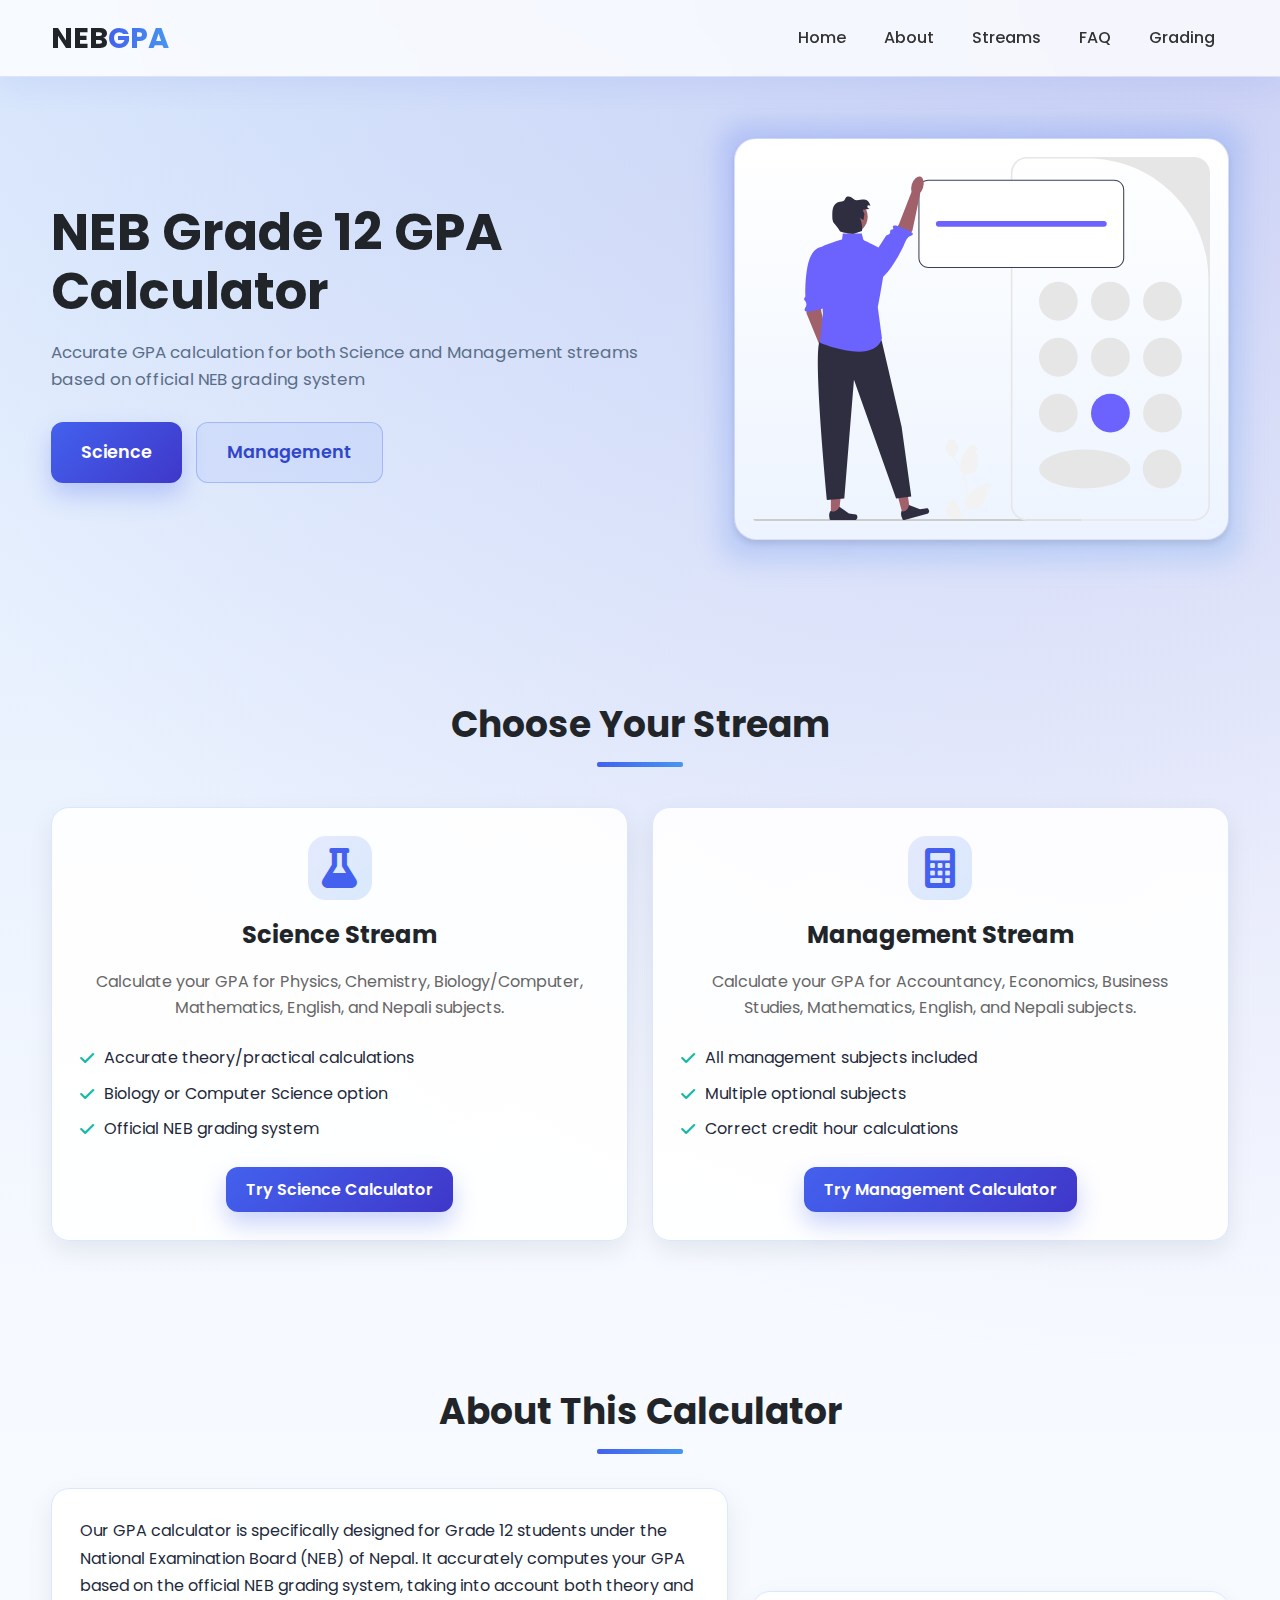
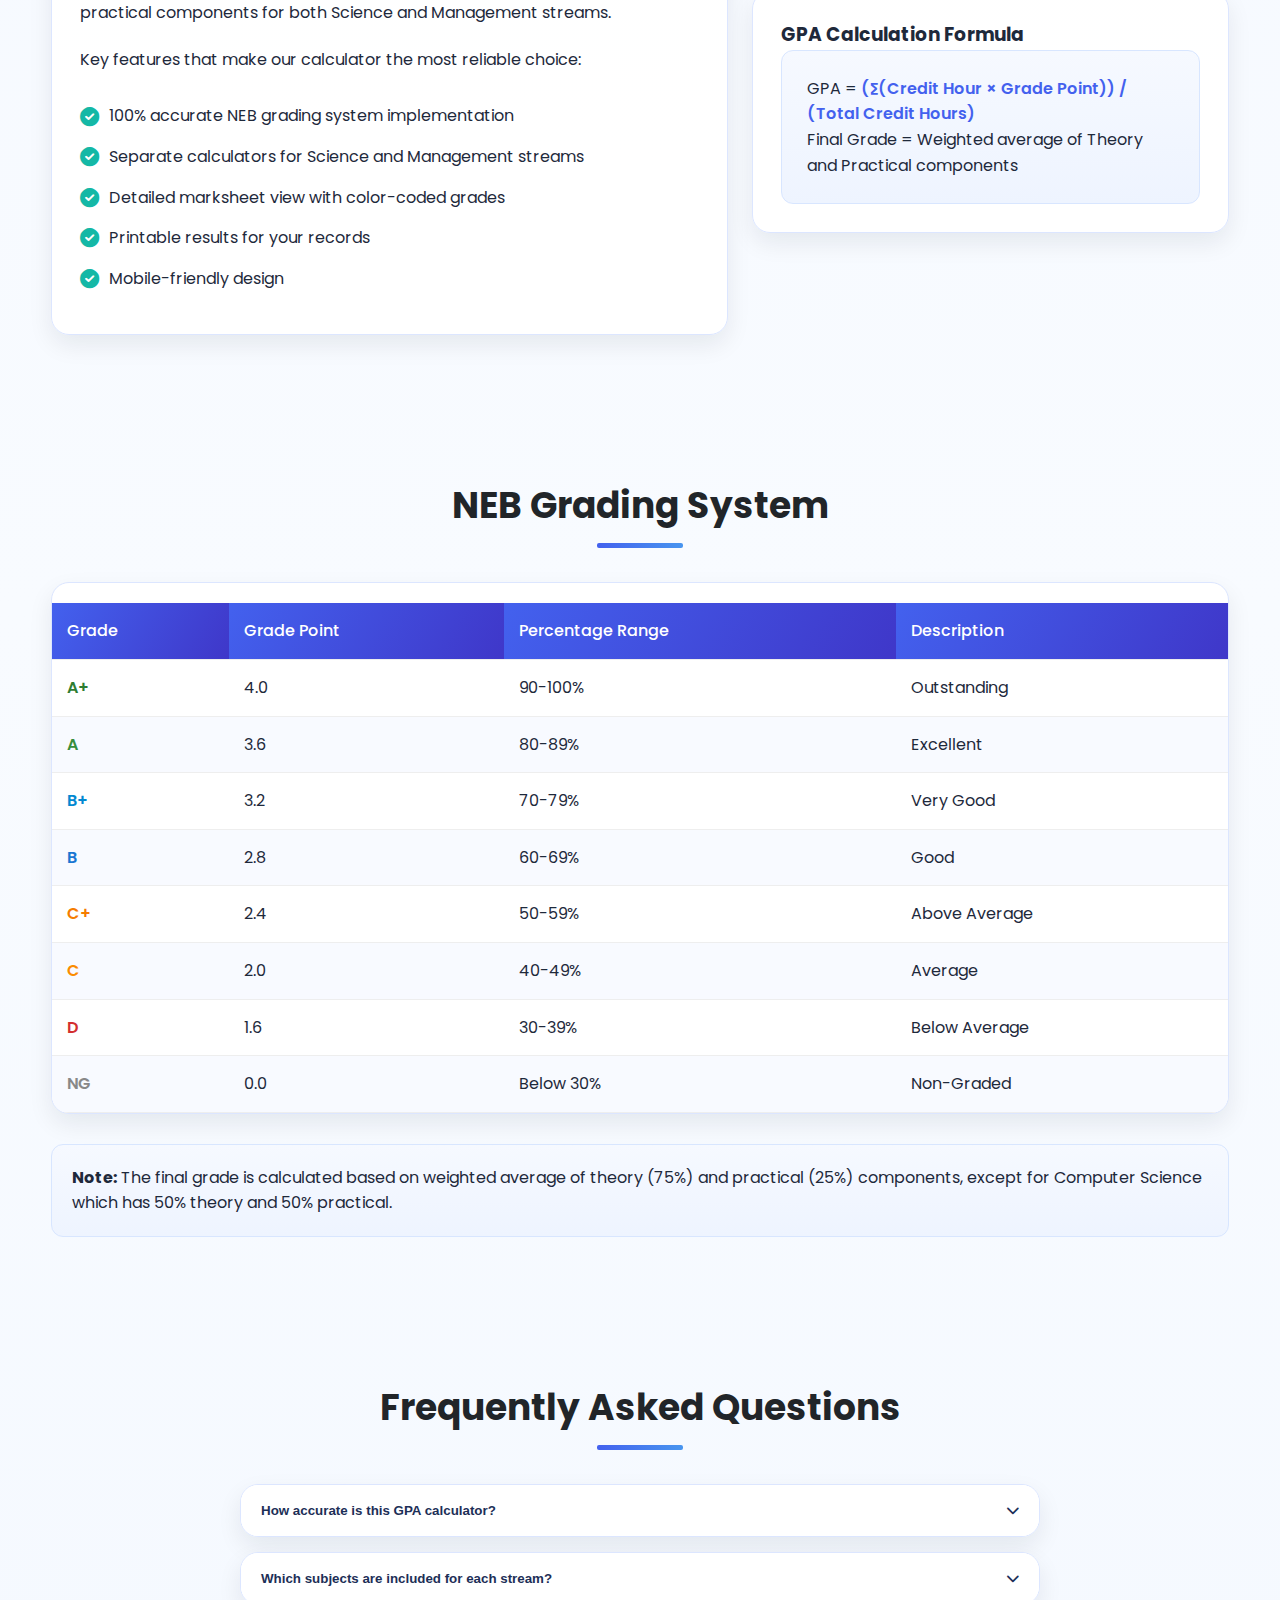
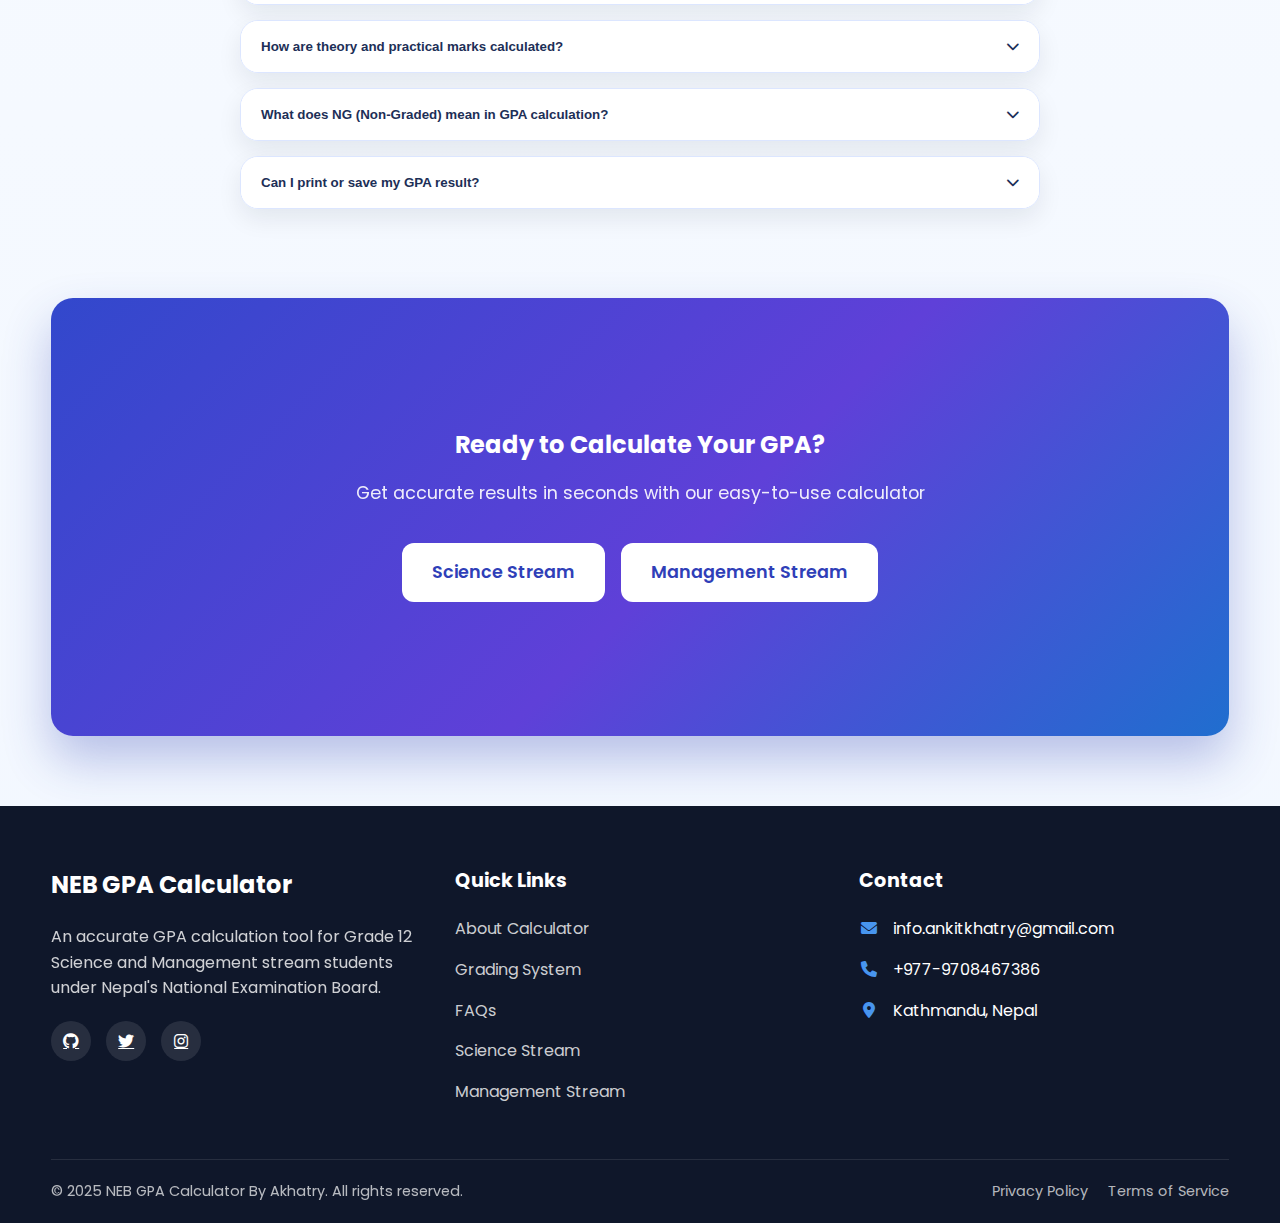
<file: index.html>
<!DOCTYPE html>
<html lang="en">
<head>
  <!-- Google tag (gtag.js) -->
<script async src="https://www.googletagmanager.com/gtag/js?id=G-DTKVNBBLDL"></script>
<script>
  window.dataLayer = window.dataLayer || [];
  function gtag(){dataLayer.push(arguments);}
  gtag('js', new Date());

  gtag('config', 'G-DTKVNBBLDL');
</script>
  
  <!-- Primary Meta Tags -->
  <meta charset="UTF-8">
  <meta name="viewport" content="width=device-width, initial-scale=1.0">
  <title>NEB GPA Calculator 2081/2082 | Science & Management Stream | Nepal</title>
  <meta name="description" content="Most accurate NEB Grade 12 GPA calculator for 2081/2082 batch. Calculate Science (Physics, Chemistry, Biology) & Management (Account, Economics, Business) stream GPA instantly with official NEB grading system.">
  <meta name="keywords" content="NEB GPA calculator, NEB grade calculator 2081, Science stream GPA Nepal, Management GPA calculator, NEB result 2082, Physics Chemistry Math GPA, Account Business Economics GPA, NEB marks to grade, NEB tools Nepal, Kathmandu education calculator, NEB grading system 2081, how to calculate NEB GPA">

  <!-- Google Verification -->
  <meta name="google-site-verification" content="kV4VPBDYMLp7-qjktWPDpYWcNWjGsfLeTxkT_9J09B0" />

  <!-- Favicon -->
  <link rel="apple-touch-icon" sizes="180x180" href="/favicon.png">
  <link rel="icon" type="image/png" sizes="32x32" href="/favicon.png">
  <link rel="icon" type="image/png" sizes="16x16" href="/favicon.png">
  <link rel="manifest" href="/site.webmanifest">
  <meta name="theme-color" content="#4361ee">

  <!-- Open Graph / Facebook -->
  <meta property="og:type" content="website">
  <meta property="og:url" content="https://neb.ankitak.com.np/">
  <meta property="og:title" content="NEB GPA Calculator 2081/2082 | Science & Management Stream | Nepal">
  <meta property="og:description" content="Official NEB Grade 12 GPA calculator for 2081 batch. Accurate results for Science (Physics, Chemistry) & Management (Account, Economics) streams with NEB grading system.">
  <meta property="og:image" content="https://neb.ankitak.com.np/social.jpg">
  <meta property="og:image:width" content="1200">
  <meta property="og:image:height" content="630">
  <meta property="og:locale" content="en_US">
  <meta property="og:site_name" content="NEB GPA Calculator">

  <!-- Twitter -->
  <meta property="twitter:card" content="summary_large_image">
  <meta property="twitter:url" content="https://neb.ankitak.com.np/">
  <meta property="twitter:title" content="NEB GPA Calculator 2081/2082 | Science & Management Stream">
  <meta property="twitter:description" content="Calculate your NEB Grade 12 GPA instantly for Science & Management streams. 100% accurate with official NEB grading system.">
  <meta property="twitter:image" content="https://neb.ankitak.com.np/social.jpg">
  <meta property="twitter:creator" content="@ankitkhatrikc">

  <!-- Canonical & Geo Tags -->
  <link rel="canonical" href="https://neb.ankitak.com.np/">
  <meta name="author" content="Ankit Khatri KC">
  <meta name="robots" content="index, follow">
  <meta name="geo.region" content="NP">
  <meta name="geo.placename" content="Kathmandu">
  <meta name="geo.position" content="27.7172;85.3240">
  <meta name="ICBM" content="27.7172, 85.3240">

  <!-- Structured Data for Rich Results -->
  <script type="application/ld+json">
  {
    "@context": "https://schema.org",
    "@type": "WebApplication",
    "name": "NEB GPA Calculator 2081/2082",
    "description": "Official NEB Grade 12 GPA calculator for Science and Management streams with accurate grading system",
    "url": "https://neb.ankitak.com.np/",
    "applicationCategory": ["EducationalApplication", "CalculatorApplication"],
    "operatingSystem": "Web Browser",
    "offers": {
      "@type": "Offer",
      "price": "0",
      "priceCurrency": "USD"
    },
    "creator": {
      "@type": "Person",
      "name": "Ankit Khatri KC",
      "url": "https://ankitak.com.np"
    },
    "audience": {
      "@type": "EducationalAudience",
      "educationalRole": "student",
      "geographicArea": {
        "@type": "Country",
        "name": "Nepal"
      }
    },
    "keywords": ["NEB GPA calculator", "NEB grade converter", "Science stream GPA", "Management GPA Nepal"],
    "datePublished": "2025-04-24",
    "dateModified": "2025-04-24"
  }
  </script>

  <!-- Additional SEO Meta -->
  <meta name="language" content="English">
  <meta name="revisit-after" content="7 days">
  <meta name="rating" content="general">
  <meta name="distribution" content="global">
  <meta name="apple-mobile-web-app-title" content="NEB GPA Calc">
  <meta name="application-name" content="NEB GPA Calc">

  <!-- Preload Resources -->
  <link rel="preload" href="styles.css" as="style">
  <link rel="preload" href="https://fonts.googleapis.com/css2?family=Poppins:wght@300;400;500;600;700&display=swap" as="style">
  <link rel="preload" href="script.js" as="script">

  <!-- Fonts and Styles -->
  <link rel="stylesheet" href="styles.css?v=1.1">
  <link href="https://fonts.googleapis.com/css2?family=Poppins:wght@300;400;500;600;700&display=swap" rel="stylesheet">
  <link rel="stylesheet" href="https://cdnjs.cloudflare.com/ajax/libs/animate.css/4.1.1/animate.min.css">
  <link rel="stylesheet" href="https://cdnjs.cloudflare.com/ajax/libs/font-awesome/6.0.0-beta3/css/all.min.css">
</head>



<body>
    <!-- Navigation -->
    <nav class="navbar">
        <div class="container">
            <a href="index.html" class="logo">NEB<span>GPA</span></a>
            <button class="mobile-menu-toggle" aria-label="Toggle menu">
                <i class="fas fa-bars"></i>
            </button>
            <div class="nav-links">
                <a href="index.html">Home</a>
                <a href="index.html#about">About</a>
                <a href="index.html#streams">Streams</a>
                <a href="index.html#faq">FAQ</a>
                <a href="index.html#grading">Grading</a>
            </div>
        </div>
    </nav>

    <!-- Hero Section -->
    <section class="hero">
        <div class="container">
            <div class="hero-content">
                <h1>NEB Grade 12 GPA Calculator</h1>
                <p class="subtitle">Accurate GPA calculation for both Science and Management streams based on official NEB grading system</p>
                <div class="hero-buttons">
                    <a href="science" class="btn-primary btn-large">Science</a>
                    <a href="management" class="btn-secondary btn-large">Management</a>
                </div>
            </div>
            <div class="hero-image">
                <img src="calc.svg" alt="NEB GPA Calculator">
            </div>
        </div>
    </section>

    <!-- Streams Section -->
    <section id="streams" class="section streams">
        <div class="container">
            <h2 class="section-title">Choose Your Stream</h2>
            <div class="stream-cards">
                <!-- Science Stream Card -->
                <div class="stream-card">
                    <div class="stream-icon">
                        <i class="fas fa-flask"></i>
                    </div>
                    <h3>Science Stream</h3>
                    <p>Calculate your GPA for Physics, Chemistry, Biology/Computer, Mathematics, English, and Nepali subjects.</p>
                    <ul class="stream-features">
                        <li><i class="fas fa-check"></i> Accurate theory/practical calculations</li>
                        <li><i class="fas fa-check"></i> Biology or Computer Science option</li>
                        <li><i class="fas fa-check"></i> Official NEB grading system</li>
                    </ul>
                    <a href="science" class="btn-primary">Try Science Calculator</a>
                </div>

                <!-- Management Stream Card -->
                <div class="stream-card">
                    <div class="stream-icon">
                        <i class="fas fa-calculator"></i>
                    </div>
                    <h3>Management Stream</h3>
                    <p>Calculate your GPA for Accountancy, Economics, Business Studies, Mathematics, English, and Nepali subjects.</p>
                    <ul class="stream-features">
                        <li><i class="fas fa-check"></i> All management subjects included</li>
                        <li><i class="fas fa-check"></i> Multiple optional subjects</li>
                        <li><i class="fas fa-check"></i> Correct credit hour calculations</li>
                    </ul>
                    <a href="management" class="btn-primary">Try Management Calculator</a>
                </div>
            </div>
        </div>
    </section>

    <!-- About Section -->
    <section id="about" class="section about">
        <div class="container">
            <h2 class="section-title">About This Calculator</h2>
            <div class="about-content">
                <div class="about-text">
                    <p>Our GPA calculator is specifically designed for Grade 12 students under the National Examination Board (NEB) of Nepal. It accurately computes your GPA based on the official NEB grading system, taking into account both theory and practical components for both Science and Management streams.</p>
                    <p>Key features that make our calculator the most reliable choice:</p>
                    <ul class="feature-list">
                        <li><i class="fas fa-check-circle"></i> 100% accurate NEB grading system implementation</li>
                        <li><i class="fas fa-check-circle"></i> Separate calculators for Science and Management streams</li>
                        <li><i class="fas fa-check-circle"></i> Detailed marksheet view with color-coded grades</li>
                        <li><i class="fas fa-check-circle"></i> Printable results for your records</li>
                        <li><i class="fas fa-check-circle"></i> Mobile-friendly design</li>
                    </ul>
                </div>
                <div class="about-formula">
                    <h3>GPA Calculation Formula</h3>
                    <div class="formula-box">
                        <p>GPA = <span class="formula">(∑(Credit Hour × Grade Point)) / (Total Credit Hours)</span></p>
                        <p>Final Grade = Weighted average of Theory and Practical components</p>
                    </div>
                </div>
            </div>
        </div>
    </section>

    <!-- Grading System Section -->
    <section id="grading" class="section grading-system">
        <div class="container">
            <h2 class="section-title">NEB Grading System</h2>
            <div class="grading-table-container">
                <table class="grading-table">
                    <thead>
                        <tr>
                            <th>Grade</th>
                            <th>Grade Point</th>
                            <th>Percentage Range</th>
                            <th>Description</th>
                        </tr>
                    </thead>
                    <tbody>
                        <tr>
                            <td class="grade-Aplus">A+</td>
                            <td>4.0</td>
                            <td>90-100%</td>
                            <td>Outstanding</td>
                        </tr>
                        <tr>
                            <td class="grade-A">A</td>
                            <td>3.6</td>
                            <td>80-89%</td>
                            <td>Excellent</td>
                        </tr>
                        <tr>
                            <td class="grade-Bplus">B+</td>
                            <td>3.2</td>
                            <td>70-79%</td>
                            <td>Very Good</td>
                        </tr>
                        <tr>
                            <td class="grade-B">B</td>
                            <td>2.8</td>
                            <td>60-69%</td>
                            <td>Good</td>
                        </tr>
                        <tr>
                            <td class="grade-Cplus">C+</td>
                            <td>2.4</td>
                            <td>50-59%</td>
                            <td>Above Average</td>
                        </tr>
                        <tr>
                            <td class="grade-C">C</td>
                            <td>2.0</td>
                            <td>40-49%</td>
                            <td>Average</td>
                        </tr>
                        <tr>
                            <td class="grade-D">D</td>
                            <td>1.6</td>
                            <td>30-39%</td>
                            <td>Below Average</td>
                        </tr>
                        <tr>
                            <td class="grade-NG">NG</td>
                            <td>0.0</td>
                            <td>Below 30%</td>
                            <td>Non-Graded</td>
                        </tr>
                    </tbody>
                </table>
            </div>
            <div class="grading-notes">
                <p><strong>Note:</strong> The final grade is calculated based on weighted average of theory (75%) and practical (25%) components, except for Computer Science which has 50% theory and 50% practical.</p>
            </div>
        </div>
    </section>

 <!-- FAQ Section -->
<section id="faq" class="section faq">
    <div class="container">
        <h2 class="section-title">Frequently Asked Questions</h2>
        <div class="faq-container">
            <div class="faq-item">
                <button class="faq-question">
                    How accurate is this GPA calculator?
                    <i class="fas fa-chevron-down"></i>
                </button>
                <div class="faq-answer">
                    <p>Our calculator is 100% accurate and built using the official NEB (National Examination Board) grading system for both Science and Management streams. It ensures correct GPA output based on subject-wise credit hours and grades.</p>
                </div>
            </div>
            <div class="faq-item">
                <button class="faq-question">
                    Which subjects are included for each stream?
                    <i class="fas fa-chevron-down"></i>
                </button>
                <div class="faq-answer">
                    <p>
                        For <strong>Science</strong> stream: Physics, Chemistry, Biology or Computer Science, Mathematics, English, and Nepali.<br>
                        For <strong>Management</strong> stream: Accountancy, Business Studies, Economics, Optional Math or Marketing/Hotel Management, English, and Nepali.
                    </p>
                </div>
            </div>
            <div class="faq-item">
                <button class="faq-question">
                    How are theory and practical marks calculated?
                    <i class="fas fa-chevron-down"></i>
                </button>
                <div class="faq-answer">
                    <p>
                        Science subjects generally follow a 75% theory and 25% practical split (except Computer Science which is 50-50). Management subjects are mostly theory-based with 100% theory in most cases.
                    </p>
                </div>
            </div>
            <div class="faq-item">
                <button class="faq-question">
                    What does NG (Non-Graded) mean in GPA calculation?
                    <i class="fas fa-chevron-down"></i>
                </button>
                <div class="faq-answer">
                    <p>NG indicates that the student did not secure the minimum grade required. It is considered 0.0 in GPA calculation and will affect the final result. A retake is necessary to pass the subject.</p>
                </div>
            </div>
            <div class="faq-item">
                <button class="faq-question">
                    Can I print or save my GPA result?
                    <i class="fas fa-chevron-down"></i>
                </button>
                <div class="faq-answer">
                    <p>Absolutely! After the GPA is calculated, you can use the "Print Result" button to save or print your GPA marksheet in a clean, formatted layout.</p>
                </div>
            </div>
        </div>
    </div>
</section>


    <!-- CTA Section -->
    <section class="section cta">
        <div class="container">
            <h2>Ready to Calculate Your GPA?</h2>
            <p>Get accurate results in seconds with our easy-to-use calculator</p>
            <a href="science" class="btn-primary btn-large">Science Stream</a>
            <a href="management" class="btn-primary btn-large">Management Stream</a>
        </div>
    </section>

    <!-- Footer -->
    <footer class="footer">
        <div class="container">
            <div class="footer-content">
                <div class="footer-about">
                    <h3>NEB GPA Calculator</h3>
                    <p>An accurate GPA calculation tool for Grade 12 Science and Management stream students under Nepal's National Examination Board.</p>
                    <div class="social-links">
                        <a href="https://github.com/ankitkhatry/"><i class="fab fa-github"></i></a>
                        <a href="https://x.com/ankitkhatrikc/"><i class="fab fa-twitter"></i></a>
                        <a href="https://www.instagram.com/21ank1t/"><i class="fab fa-instagram"></i></a>
                    </div>
                </div>
                <div class="footer-links">
                    <h3>Quick Links</h3>
                    <ul>
                        <li><a href="#about">About Calculator</a></li>
                        <li><a href="#grading">Grading System</a></li>
                        <li><a href="#faq">FAQs</a></li>
                        <li><a href="science">Science Stream</a></li>
                        <li><a href="management">Management Stream</a></li>
                    </ul>
                </div>
                <div class="footer-contact">
                    <h3>Contact</h3>
                    <ul>
                        <li><i class="fas fa-envelope"></i> info.ankitkhatry@gmail.com</li>
                        <li><i class="fas fa-phone"></i> +977-9708467386</li>
                        <li><i class="fas fa-map-marker-alt"></i> Kathmandu, Nepal</li>
                    </ul>
                </div>
            </div>
            <div class="footer-bottom">
                <p>&copy; 2025 NEB GPA Calculator By Akhatry. All rights reserved.</p>
                <div class="footer-legal">
                    <a href="privacy.html">Privacy Policy</a>
                    <a href="terms.html">Terms of Service</a>
                </div>
            </div>
        </div>
    </footer>

    <script src="script.js"></script>
</body>
</html>
</file>
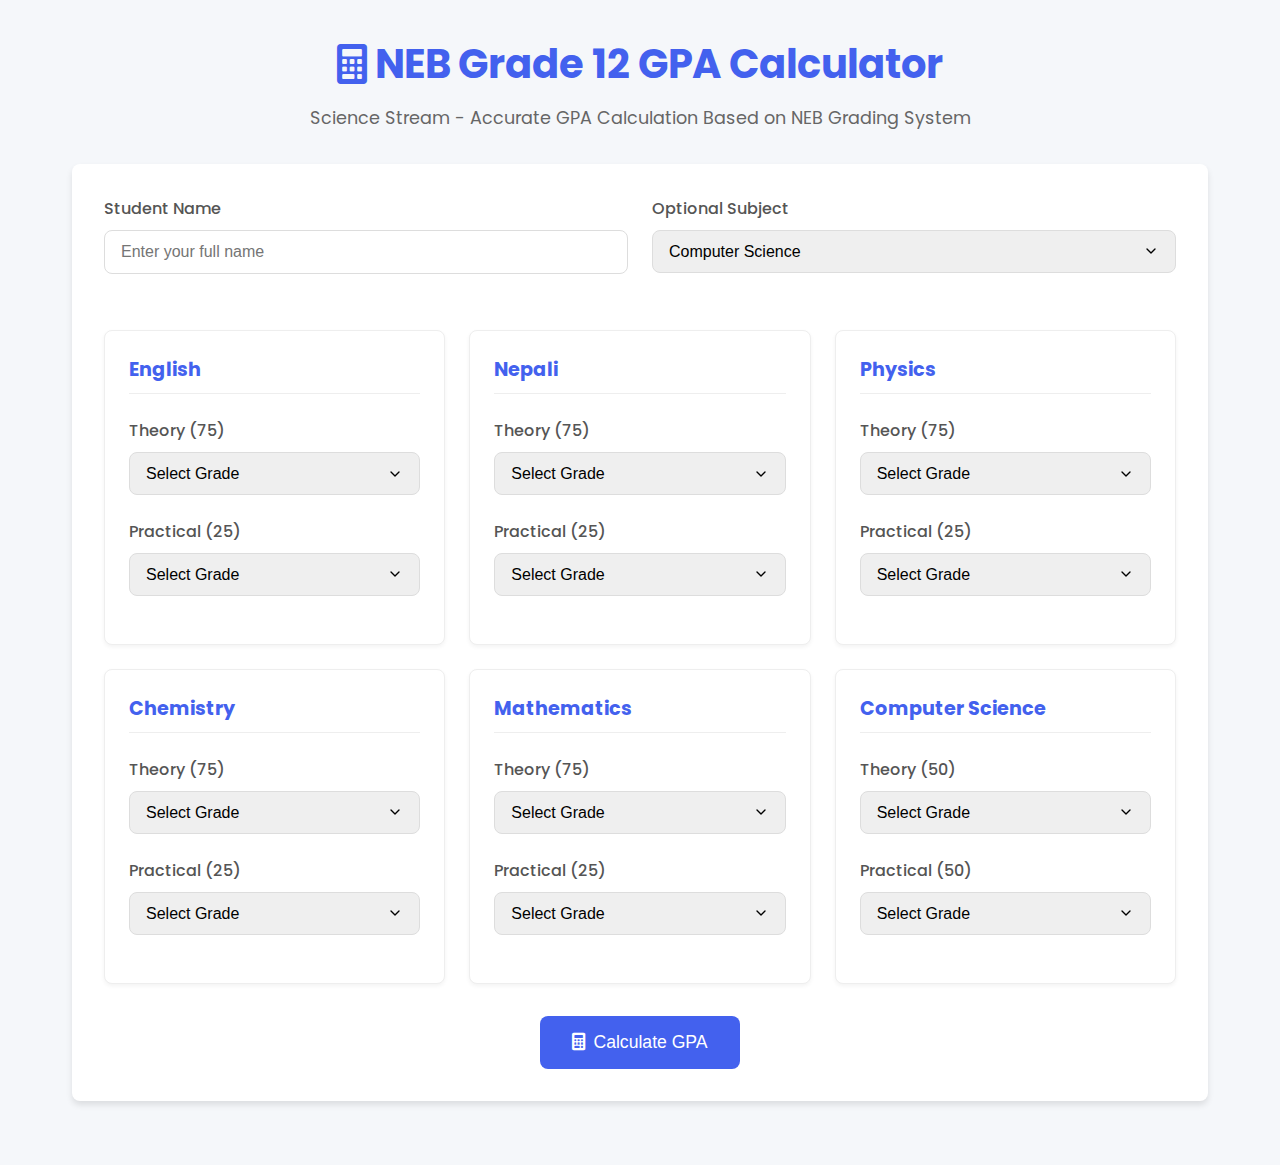
<file: calculator/index.html>
<!DOCTYPE html>
<html lang="en">
<head>
  <meta charset="UTF-8">
  <meta name="viewport" content="width=device-width, initial-scale=1.0">

  <title>NEB GPA Calculator</title>
  <meta name="title" content="NEB Tools | Grade 12 GPA Calculator & NEB Resources">
  <meta name="description" content="Access the most accurate NEB GPA calculators and helpful tools for Grade 12 Science stream students in Nepal.">
  <meta name="keywords" content="NEB Tools, GPA Calculator Nepal, NEB Grade 12 Science GPA, NEB Results, Educational Tools, Physics Chemistry Math GPA, Kathmandu Education">

  <!-- Favicon -->
  <link rel="apple-touch-icon" sizes="180x180" href="/favicon.png">
  <link rel="icon" type="image/png" sizes="32x32" href="/favicon.png">
  <link rel="icon" type="image/png" sizes="16x16" href="/favicon.png">
  <meta name="theme-color" content="#4361ee">

  <!-- Open Graph / Facebook / WhatsApp -->
  <meta property="og:type" content="website">
  <meta property="og:url" content="https://neb.ankitak.com.np/">
  <meta property="og:title" content="NEB Tools | Grade 12 GPA Calculator & NEB Resources">
  <meta property="og:description" content="Access accurate NEB GPA calculators and educational tools for Grade 12 Science students.">
  <meta property="og:image" content="https://neb.ankitak.com.np/social.jpg">
  <meta property="og:image:width" content="1200">
  <meta property="og:image:height" content="630">
  <meta property="og:site_name" content="NEB Tools">
  <meta property="og:locale" content="en_US">

  <!-- Twitter -->
  <meta name="twitter:card" content="summary_large_image">
  <meta name="twitter:url" content="https://neb.ankitak.com.np/">
  <meta name="twitter:title" content="NEB Tools | Grade 12 GPA Calculator & NEB Resources">
  <meta name="twitter:description" content="Access accurate NEB GPA calculators and educational tools for Grade 12 Science students.">
  <meta name="twitter:image" content="https://neb.ankitak.com.np/social.jpg">
  <meta name="twitter:creator" content="@ankitkhatrikc">

  <link rel="canonical" href="https://neb.ankitak.com.np/">
  <meta name="author" content="Ankit Khatri KC">
  <meta name="robots" content="index, follow">
  <meta name="revisit-after" content="7 days">
  <meta name="geo.region" content="NP">
  <meta name="geo.placename" content="Kathmandu">

  <!-- Structured Data -->
  <script type="application/ld+json">
  {
    "@context": "https://schema.org",
    "@type": "WebSite",
    "name": "NEB Tools",
    "url": "https://neb.ankitak.com.np/",
    "description": "Accurate tools and GPA calculators for NEB Grade 12 students in Nepal.",
    "publisher": {
      "@type": "Organization",
      "name": "Ankit Khatri KC"
    }
  }
  </script>

  <!-- Fonts and Styles -->
  <link rel="stylesheet" href="styles.css?v=1.0">
  <link href="https://fonts.googleapis.com/css2?family=Poppins:wght@300;400;500;600;700&display=swap" rel="stylesheet">
  <link rel="stylesheet" href="https://cdnjs.cloudflare.com/ajax/libs/animate.css/4.1.1/animate.min.css">
  <link rel="stylesheet" href="https://cdnjs.cloudflare.com/ajax/libs/font-awesome/6.0.0-beta3/css/all.min.css">
</head>


<body>
    <div class="container">
        <header class="animate__animated animate__fadeInDown">
            <h1><i class="fas fa-calculator"></i> NEB Grade 12 GPA Calculator</h1>
            <p>Science Stream - Accurate GPA Calculation Based on NEB Grading System</p>
        </header>

        <div class="error-message" id="errorMessage"></div>

        <div class="calculator-container animate__animated animate__fadeIn">
            <div class="student-info">
                <div class="form-group">
                    <label for="studentName">Student Name</label>
                    <input type="text" id="studentName" placeholder="Enter your full name">
                </div>
                <div class="form-group">
                    <label for="optionalSubject">Optional Subject</label>
                    <select id="optionalSubject">
                        <option value="computer">Computer Science</option>
                        <option value="biology">Biology</option>
                    </select>
                </div>
            </div>

            <div class="subjects-container">
                <div class="subject-card">
                    <h3>English</h3>
                    <div class="form-group">
                        <label>Theory (75)</label>
                        <select class="gpa-select theory" data-subject="english">
                            <option value="">Select Grade</option>
                            <option value="4.0">A+ (67.5-75)</option>
                            <option value="3.6">A (60-67.5)</option>
                            <option value="3.2">B+ (52.5-60)</option>
                            <option value="2.8">B (45-52.5)</option>
                            <option value="2.4">C+ (37.5-45)</option>
                            <option value="2.0">C (30-37.5)</option>
                            <option value="1.6">D (26.25-30)</option>
                        </select>
                    </div>
                    <div class="form-group">
                        <label>Practical (25)</label>
                        <select class="gpa-select practical" data-subject="english">
                            <option value="">Select Grade</option>
                            <option value="4.0">A+ (22.5-25)</option>
                            <option value="3.6">A (20-22.5)</option>
                            <option value="3.2">B+ (17.5-20)</option>
                            <option value="2.8">B (15-17.5)</option>
                            <option value="2.4">C+ (12.5-15)</option>
                            <option value="2.0">C (10-12.5)</option>
                            <option value="1.6">D (8.75-10)</option>
                        </select>
                    </div>
                </div>

                <div class="subject-card">
                    <h3>Nepali</h3>
                    <div class="form-group">
                        <label>Theory (75)</label>
                        <select class="gpa-select theory" data-subject="nepali">
                            <option value="">Select Grade</option>
                            <option value="4.0">A+ (67.5-75)</option>
                            <option value="3.6">A (60-67.5)</option>
                            <option value="3.2">B+ (52.5-60)</option>
                            <option value="2.8">B (45-52.5)</option>
                            <option value="2.4">C+ (37.5-45)</option>
                            <option value="2.0">C (30-37.5)</option>
                            <option value="1.6">D (26.25-30)</option>
                        </select>
                    </div>
                    <div class="form-group">
                        <label>Practical (25)</label>
                        <select class="gpa-select practical" data-subject="nepali">
                            <option value="">Select Grade</option>
                            <option value="4.0">A+ (22.5-25)</option>
                            <option value="3.6">A (20-22.5)</option>
                            <option value="3.2">B+ (17.5-20)</option>
                            <option value="2.8">B (15-17.5)</option>
                            <option value="2.4">C+ (12.5-15)</option>
                            <option value="2.0">C (10-12.5)</option>
                            <option value="1.6">D (8.75-10)</option>
                        </select>
                    </div>
                </div>

                <div class="subject-card">
                    <h3>Physics</h3>
                    <div class="form-group">
                        <label>Theory (75)</label>
                        <select class="gpa-select theory" data-subject="physics">
                            <option value="">Select Grade</option>
                            <option value="4.0">A+ (67.5-75)</option>
                            <option value="3.6">A (60-67.5)</option>
                            <option value="3.2">B+ (52.5-60)</option>
                            <option value="2.8">B (45-52.5)</option>
                            <option value="2.4">C+ (37.5-45)</option>
                            <option value="2.0">C (30-37.5)</option>
                            <option value="1.6">D (26.25-30)</option>
                        </select>
                    </div>
                    <div class="form-group">
                        <label>Practical (25)</label>
                        <select class="gpa-select practical" data-subject="physics">
                            <option value="">Select Grade</option>
                            <option value="4.0">A+ (22.5-25)</option>
                            <option value="3.6">A (20-22.5)</option>
                            <option value="3.2">B+ (17.5-20)</option>
                            <option value="2.8">B (15-17.5)</option>
                            <option value="2.4">C+ (12.5-15)</option>
                            <option value="2.0">C (10-12.5)</option>
                            <option value="1.6">D (8.75-10)</option>
                        </select>
                    </div>
                </div>

                <div class="subject-card">
                    <h3>Chemistry</h3>
                    <div class="form-group">
                        <label>Theory (75)</label>
                        <select class="gpa-select theory" data-subject="chemistry">
                            <option value="">Select Grade</option>
                            <option value="4.0">A+ (67.5-75)</option>
                            <option value="3.6">A (60-67.5)</option>
                            <option value="3.2">B+ (52.5-60)</option>
                            <option value="2.8">B (45-52.5)</option>
                            <option value="2.4">C+ (37.5-45)</option>
                            <option value="2.0">C (30-37.5)</option>
                            <option value="1.6">D (26.25-30)</option>
                        </select>
                    </div>
                    <div class="form-group">
                        <label>Practical (25)</label>
                        <select class="gpa-select practical" data-subject="chemistry">
                            <option value="">Select Grade</option>
                            <option value="4.0">A+ (22.5-25)</option>
                            <option value="3.6">A (20-22.5)</option>
                            <option value="3.2">B+ (17.5-20)</option>
                            <option value="2.8">B (15-17.5)</option>
                            <option value="2.4">C+ (12.5-15)</option>
                            <option value="2.0">C (10-12.5)</option>
                            <option value="1.6">D (8.75-10)</option>
                        </select>
                    </div>
                </div>

                <div class="subject-card">
                    <h3>Mathematics</h3>
                    <div class="form-group">
                        <label>Theory (75)</label>
                        <select class="gpa-select theory" data-subject="math">
                            <option value="">Select Grade</option>
                            <option value="4.0">A+ (67.5-75)</option>
                            <option value="3.6">A (60-67.5)</option>
                            <option value="3.2">B+ (52.5-60)</option>
                            <option value="2.8">B (45-52.5)</option>
                            <option value="2.4">C+ (37.5-45)</option>
                            <option value="2.0">C (30-37.5)</option>
                            <option value="1.6">D (26.25-30)</option>
                        </select>
                    </div>
                    <div class="form-group">
                        <label>Practical (25)</label>
                        <select class="gpa-select practical" data-subject="math">
                            <option value="">Select Grade</option>
                            <option value="4.0">A+ (22.5-25)</option>
                            <option value="3.6">A (20-22.5)</option>
                            <option value="3.2">B+ (17.5-20)</option>
                            <option value="2.8">B (15-17.5)</option>
                            <option value="2.4">C+ (12.5-15)</option>
                            <option value="2.0">C (10-12.5)</option>
                            <option value="1.6">D (8.75-10)</option>
                        </select>
                    </div>
                </div>

                <div class="subject-card" id="optionalSubjectCard">
                    <h3 id="optionalSubjectTitle">Computer Science</h3>
                    <div class="form-group" id="optionalTheoryGroup">
                        <label id="optionalTheoryLabel">Theory (50)</label>
                        <select class="gpa-select theory" data-subject="optional" id="optionalTheorySelect">
                            <option value="">Select Grade</option>
                            <option value="4.0">A+ (45-50)</option>
                            <option value="3.6">A (40-45)</option>
                            <option value="3.2">B+ (35-40)</option>
                            <option value="2.8">B (30-35)</option>
                            <option value="2.4">C+ (25-30)</option>
                            <option value="2.0">C (20-25)</option>
                            <option value="1.6">D (17.5-20)</option>
                        </select>
                    </div>
                    <div class="form-group" id="optionalPracticalGroup">
                        <label id="optionalPracticalLabel">Practical (50)</label>
                        <select class="gpa-select practical" data-subject="optional" id="optionalPracticalSelect">
                            <option value="">Select Grade</option>
                            <option value="4.0">A+ (45-50)</option>
                            <option value="3.6">A (40-45)</option>
                            <option value="3.2">B+ (35-40)</option>
                            <option value="2.8">B (30-35)</option>
                            <option value="2.4">C+ (25-30)</option>
                            <option value="2.0">C (20-25)</option>
                            <option value="1.6">D (17.5-20)</option>
                        </select>
                    </div>
                </div>
            </div>

            <div class="calculate-btn-container">
                <button id="calculateBtn" class="btn-primary animate__animated animate__pulse animate__infinite">
                    <i class="fas fa-calculator"></i> Calculate GPA
                </button>
            </div>
        </div>

        <div id="resultModal" class="modal">
            <div class="modal-content animate__animated animate__zoomIn">
                <span class="close-btn">&times;</span>
                <h2 id="resultTitle">GPA Result</h2>
                <div class="result-details">
                    <div class="result-summary">
                        <div class="gpa-display">
                            <span id="finalGPA">0.00</span>
                            <small>GPA</small>
                        </div>
                        <div class="grade-display">
                            <span id="finalGrade">-</span>
                            <small>Grade</small>
                        </div>
                    </div>
                    <div class="marksheet-table-container">
                        <table class="marksheet-table">
                            <thead>
    <tr>
        <th>Subject</th>
        <th>Theory Grade</th>
        <th>Practical Grade</th>
        <th>Final Grade</th>
        <th>Credit Hours</th>
    </tr>
</thead>
                            <tbody id="marksheetBody">
                                <!-- Will be populated by JS -->
                            </tbody>
                        </table>
                    </div>
                    <button id="printBtn" class="btn-secondary">
                        <i class="fas fa-print"></i> Print Result
                    </button>
                </div>
            </div>
        </div>
    </div>

    <script src="https://code.jquery.com/jquery-3.6.0.min.js"></script>
    <script src="script.js"></script>
</body>
</html>
</file>
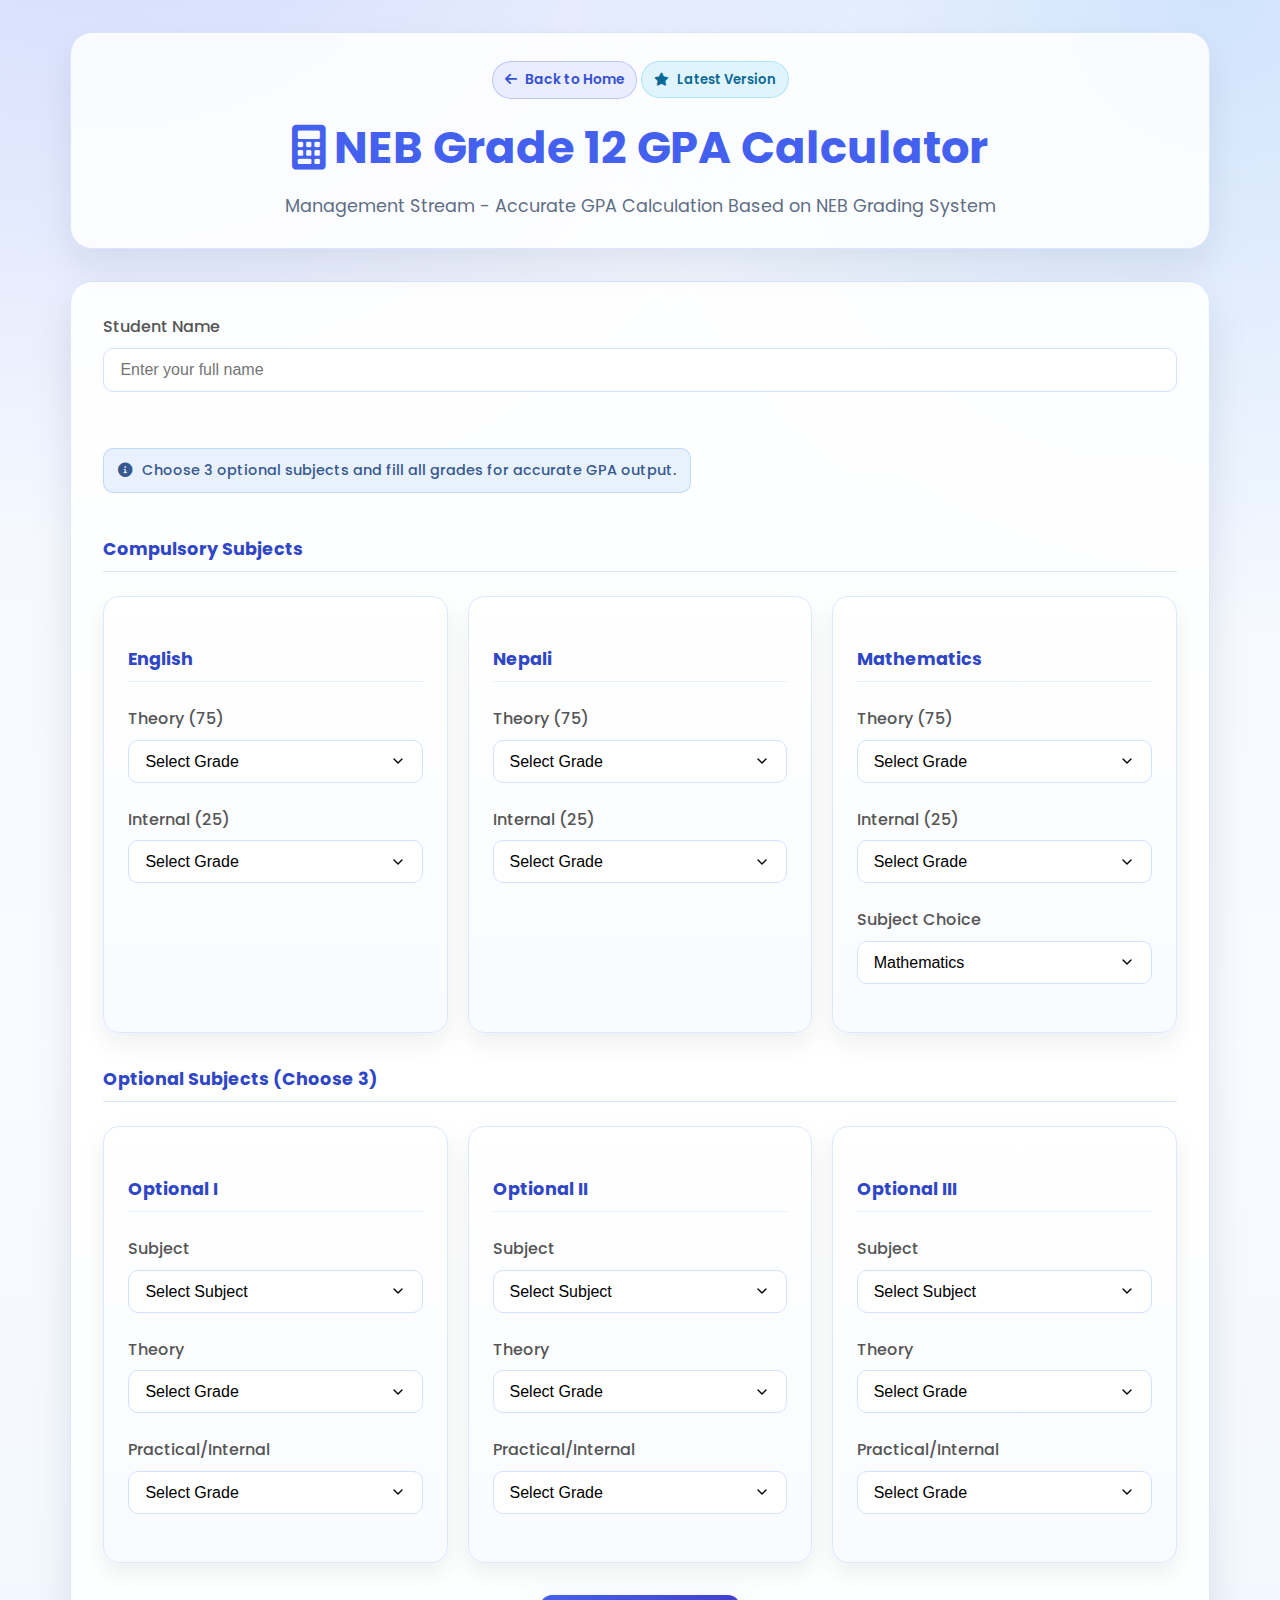
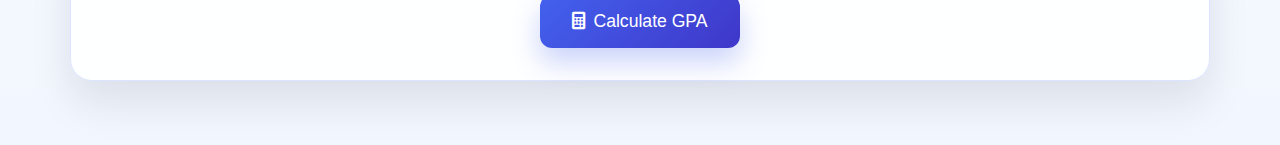
<file: management/index.html>
<!DOCTYPE html>
<html lang="en">
<head>
  <meta charset="UTF-8">
  <meta name="viewport" content="width=device-width, initial-scale=1.0">

  <title>NEB Grade 12 GPA Calculator | Accurate Management Stream Results</title>
  <meta name="title" content="NEB Grade 12 GPA Calculator">
  <meta name="description" content="Easily calculate your NEB Grade 12 Management stream GPA with our accurate and reliable GPA calculator.">
  <meta name="keywords" content="NEB GPA calculator, Grade 12 Management GPA, NEB result calculator, Management stream GPA, NEB grading system, Account Business Economics GPA">

  <!-- Favicon -->
  <link rel="apple-touch-icon" sizes="180x180" href="/favicon.png">
  <link rel="icon" type="image/png" sizes="32x32" href="/favicon.png">
  <link rel="icon" type="image/png" sizes="16x16" href="/favicon.png">
  <meta name="theme-color" content="#4361ee">

  <!-- Open Graph / Facebook / WhatsApp -->
  <meta property="og:type" content="website">
  <meta property="og:url" content="https://neb.ankitak.com.np/management/">
  <meta property="og:title" content="NEB Grade 12 GPA Calculator - Management Stream">
  <meta property="og:description" content="Easily calculate your NEB Grade 12 GPA for Management stream. Instant results for Accounts, Business Studies, Economics, and more.">
  <meta property="og:image" content="https://neb.ankitak.com.np/social.jpg">
  <meta property="og:image:width" content="1200">
  <meta property="og:image:height" content="630">
  <meta property="og:locale" content="en_US">
  <meta property="og:site_name" content="NEB Tools">

  <!-- Twitter -->
  <meta name="twitter:card" content="summary_large_image">
  <meta name="twitter:url" content="https://neb.ankitak.com.np/management/">
  <meta name="twitter:title" content="NEB Grade 12 GPA Calculator | Accurate Management Stream Results">
  <meta name="twitter:description" content="Calculate your NEB Grade 12 GPA for the Management stream with our accurate and user-friendly calculator.">
  <meta name="twitter:image" content="https://neb.ankitak.com.np/social.jpg">
  <meta name="twitter:creator" content="@ankitkhatrikc">

  <link rel="canonical" href="https://neb.ankitak.com.np/management/">
  <meta name="author" content="Ankit Khatri KC">
  <meta name="robots" content="index, follow">
  <meta name="revisit-after" content="7 days">
  <meta name="geo.region" content="NP">
  <meta name="geo.placename" content="Kathmandu">

  <!-- Structured Data -->
  <script type="application/ld+json">
  {
    "@context": "https://schema.org",
    "@type": "WebApplication",
    "name": "NEB Grade 12 GPA Calculator - Management Stream",
    "description": "Accurate GPA calculator for NEB Grade 12 Management stream students",
    "url": "https://neb.ankitak.com.np/management/",
    "applicationCategory": "EducationalApplication",
    "operatingSystem": "Web Browser",
    "offers": {
      "@type": "Offer",
      "price": "0",
      "priceCurrency": "USD"
    }
  }
  </script>

  <!-- Fonts and Styles -->
  <link rel="stylesheet" href="styles.css?v=1.0">
  <link href="https://fonts.googleapis.com/css2?family=Poppins:wght@300;400;500;600;700&display=swap" rel="stylesheet">
  <link rel="stylesheet" href="https://cdnjs.cloudflare.com/ajax/libs/animate.css/4.1.1/animate.min.css">
  <link rel="stylesheet" href="https://cdnjs.cloudflare.com/ajax/libs/font-awesome/6.0.0-beta3/css/all.min.css">
</head>

<body>
    <div class="container">
        <header class="animate__animated animate__fadeInDown">
            <a href="/" class="back-home"><i class="fas fa-arrow-left"></i> Back to Home</a>
            <p class="edition-badge"><i class="fas fa-star"></i> Latest Version</p>
            <h1><i class="fas fa-calculator"></i> NEB Grade 12 GPA Calculator</h1>
            <p>Management Stream - Accurate GPA Calculation Based on NEB Grading System</p>
        </header>

        <div class="error-message" id="errorMessage"></div>

        <div class="calculator-container animate__animated animate__fadeIn">
            <div class="student-info">
                <div class="form-group">
                    <label for="studentName">Student Name</label>
                    <input type="text" id="studentName" placeholder="Enter your full name">
                </div>
            </div>

            <p class="helper-text"><i class="fas fa-circle-info"></i> Choose 3 optional subjects and fill all grades for accurate GPA output.</p>

            <div class="stream-options">
                <h3>Compulsory Subjects</h3>
                <div class="subjects-container">
                    <!-- English -->
                    <div class="subject-card">
                        <h3>English</h3>
                        <div class="form-group">
                            <label>Theory (75)</label>
                            <select class="gpa-select theory" data-subject="english">
                                <option value="">Select Grade</option>
                                <option value="4.0">A+ (67.5-75)</option>
                                <option value="3.6">A (60-67.5)</option>
                                <option value="3.2">B+ (52.5-60)</option>
                                <option value="2.8">B (45-52.5)</option>
                                <option value="2.4">C+ (37.5-45)</option>
                                <option value="2.0">C (30-37.5)</option>
                                <option value="1.6">D (26.25-30)</option>
                            </select>
                        </div>
                        <div class="form-group">
                            <label>Internal (25)</label>
                            <select class="gpa-select practical" data-subject="english">
                                <option value="">Select Grade</option>
                                <option value="4.0">A+ (22.5-25)</option>
                                <option value="3.6">A (20-22.5)</option>
                                <option value="3.2">B+ (17.5-20)</option>
                                <option value="2.8">B (15-17.5)</option>
                                <option value="2.4">C+ (12.5-15)</option>
                                <option value="2.0">C (10-12.5)</option>
                                <option value="1.6">D (8.75-10)</option>
                            </select>
                        </div>
                    </div>

                    <!-- Nepali -->
                    <div class="subject-card">
                        <h3>Nepali</h3>
                        <div class="form-group">
                            <label>Theory (75)</label>
                            <select class="gpa-select theory" data-subject="nepali">
                                <option value="">Select Grade</option>
                                <option value="4.0">A+ (67.5-75)</option>
                                <option value="3.6">A (60-67.5)</option>
                                <option value="3.2">B+ (52.5-60)</option>
                                <option value="2.8">B (45-52.5)</option>
                                <option value="2.4">C+ (37.5-45)</option>
                                <option value="2.0">C (30-37.5)</option>
                                <option value="1.6">D (26.25-30)</option>
                            </select>
                        </div>
                        <div class="form-group">
                            <label>Internal (25)</label>
                            <select class="gpa-select practical" data-subject="nepali">
                                <option value="">Select Grade</option>
                                <option value="4.0">A+ (22.5-25)</option>
                                <option value="3.6">A (20-22.5)</option>
                                <option value="3.2">B+ (17.5-20)</option>
                                <option value="2.8">B (15-17.5)</option>
                                <option value="2.4">C+ (12.5-15)</option>
                                <option value="2.0">C (10-12.5)</option>
                                <option value="1.6">D (8.75-10)</option>
                            </select>
                        </div>
                    </div>

                    <!-- Math/Social Studies -->
                    <div class="subject-card">
                        <h3 id="mathSocialTitle">Mathematics</h3>
                        <div class="form-group">
                            <label>Theory (75)</label>
                            <select class="gpa-select theory" data-subject="mathSocial" id="mathSocialTheory">
                                <option value="">Select Grade</option>
                                <option value="4.0">A+ (67.5-75)</option>
                                <option value="3.6">A (60-67.5)</option>
                                <option value="3.2">B+ (52.5-60)</option>
                                <option value="2.8">B (45-52.5)</option>
                                <option value="2.4">C+ (37.5-45)</option>
                                <option value="2.0">C (30-37.5)</option>
                                <option value="1.6">D (26.25-30)</option>
                            </select>
                        </div>
                        <div class="form-group">
                            <label id="mathSocialPracticalLabel">Internal (25)</label>
                            <select class="gpa-select practical" data-subject="mathSocial" id="mathSocialPractical">
                                <option value="">Select Grade</option>
                                <option value="4.0">A+ (22.5-25)</option>
                                <option value="3.6">A (20-22.5)</option>
                                <option value="3.2">B+ (17.5-20)</option>
                                <option value="2.8">B (15-17.5)</option>
                                <option value="2.4">C+ (12.5-15)</option>
                                <option value="2.0">C (10-12.5)</option>
                                <option value="1.6">D (8.75-10)</option>
                            </select>
                        </div>
                        <div class="form-group">
                            <label>Subject Choice</label>
                            <select id="mathSocialChoice">
                                <option value="math">Mathematics</option>
                                <option value="social">Social Studies & Life Skills</option>
                            </select>
                        </div>
                    </div>
                </div>

                <h3>Optional Subjects (Choose 3)</h3>
                <div class="subjects-container">
                    <!-- Optional 1 -->
                    <div class="subject-card">
                        <h3>Optional I</h3>
                        <div class="form-group">
                            <label>Subject</label>
                            <select class="optional-subject" data-optional="1">
                                <option value="">Select Subject</option>
                                <option value="accountancy">Accountancy</option>
                                <option value="economics">Economics</option>
                                <option value="computer">Computer Science</option>
                                <option value="business">Business Studies</option>
                                <option value="tourism">Tourism & Mountaineering</option>
                                <option value="businessMath">Business Mathematics</option>
                                <option value="hotel">Hotel Management</option>
                            </select>
                        </div>
                        <div class="form-group">
                            <label>Theory</label>
                            <select class="gpa-select optional-theory" data-optional="1">
                                <option value="">Select Grade</option>
                                <!-- Will be populated by JS -->
                            </select>
                        </div>
                        <div class="form-group">
                            <label>Practical/Internal</label>
                            <select class="gpa-select optional-practical" data-optional="1">
                                <option value="">Select Grade</option>
                                <!-- Will be populated by JS -->
                            </select>
                        </div>
                    </div>

                    <!-- Optional 2 -->
                    <div class="subject-card">
                        <h3>Optional II</h3>
                        <div class="form-group">
                            <label>Subject</label>
                            <select class="optional-subject" data-optional="2">
                                <option value="">Select Subject</option>
                                <option value="accountancy">Accountancy</option>
                                <option value="economics">Economics</option>
                                <option value="computer">Computer Science</option>
                                <option value="business">Business Studies</option>
                                <option value="tourism">Tourism & Mountaineering</option>
                                <option value="businessMath">Business Mathematics</option>
                                <option value="hotel">Hotel Management</option>
                            </select>
                        </div>
                        <div class="form-group">
                            <label>Theory</label>
                            <select class="gpa-select optional-theory" data-optional="2">
                                <option value="">Select Grade</option>
                                <!-- Will be populated by JS -->
                            </select>
                        </div>
                        <div class="form-group">
                            <label>Practical/Internal</label>
                            <select class="gpa-select optional-practical" data-optional="2">
                                <option value="">Select Grade</option>
                                <!-- Will be populated by JS -->
                            </select>
                        </div>
                    </div>

                    <!-- Optional 3 -->
                    <div class="subject-card">
                        <h3>Optional III</h3>
                        <div class="form-group">
                            <label>Subject</label>
                            <select class="optional-subject" data-optional="3">
                                <option value="">Select Subject</option>
                                <option value="accountancy">Accountancy</option>
                                <option value="economics">Economics</option>
                                <option value="computer">Computer Science</option>
                                <option value="business">Business Studies</option>
                                <option value="tourism">Tourism & Mountaineering</option>
                                <option value="businessMath">Business Mathematics</option>
                                <option value="hotel">Hotel Management</option>
                            </select>
                        </div>
                        <div class="form-group">
                            <label>Theory</label>
                            <select class="gpa-select optional-theory" data-optional="3">
                                <option value="">Select Grade</option>
                                <!-- Will be populated by JS -->
                            </select>
                        </div>
                        <div class="form-group">
                            <label>Practical/Internal</label>
                            <select class="gpa-select optional-practical" data-optional="3">
                                <option value="">Select Grade</option>
                                <!-- Will be populated by JS -->
                            </select>
                        </div>
                    </div>
                </div>
            </div>

            <div class="calculate-btn-container">
                <button id="calculateBtn" class="btn-primary animate__animated animate__pulse animate__infinite">
                    <i class="fas fa-calculator"></i> Calculate GPA
                </button>
            </div>
        </div>

        <div id="resultModal" class="modal">
            <div class="modal-content animate__animated animate__zoomIn">
                <span class="close-btn">&times;</span>
                <h2 id="resultTitle" class="result-title">NEB Provisional Marksheet</h2>
                <div class="result-details" id="marksheetPaper">
                    <div class="marksheet-header">
                        <h3>National Examination Board (NEB)</h3>
                        <p>Grade 12 - Provisional GPA Marksheet</p>
                    </div>

                    <div class="marksheet-meta">
                        <div><span>Student Name</span><strong id="sheetStudentName">-</strong></div>
                        <div><span>Stream</span><strong>Management</strong></div>
                        <div><span>Issued Date</span><strong id="sheetIssueDate">-</strong></div>
                    </div>

                    <div class="result-summary">
                        <div class="gpa-display">
                            <span id="finalGPA">0.00</span>
                            <small>GPA</small>
                        </div>
                        <div class="grade-display">
                            <span id="finalGrade">-</span>
                            <small>Grade</small>
                        </div>
                        <div class="credit-display">
                            <span id="totalCredits">0.00</span>
                            <small>Total Credits</small>
                        </div>
                    </div>

                    <div class="marksheet-table-container">
                        <table class="marksheet-table">
                            <thead>
                                <tr>
                                    <th>Subject</th>
                                    <th>Theory Grade</th>
                                    <th>Practical Grade</th>
                                    <th>Final Grade</th>
                                    <th>Credit Hours</th>
                                </tr>
                            </thead>
                            <tbody id="marksheetBody">
                                <!-- Will be populated by JS -->
                            </tbody>
                        </table>
                    </div>

                    <p class="marksheet-note">Sample / Example only: This is a system-generated provisional marksheet based on your entered grades and official NEB grading rules.</p>

                    <div class="marksheet-signature-row">
                        <div class="signature-box">
                            <span>Prepared By</span>
                        </div>
                        <div class="signature-box">
                            <span>Verified By</span>
                        </div>
                    </div>
                </div>

                <div class="result-actions">
                    <button id="printBtn" class="btn-secondary">
                        <i class="fas fa-print"></i> Print Result
                    </button>
                </div>
                </div>
            </div>
        </div>
    </div>

    <script src="https://code.jquery.com/jquery-3.6.0.min.js"></script>
    <script src="script.js"></script>
</body>
</html>
</file>
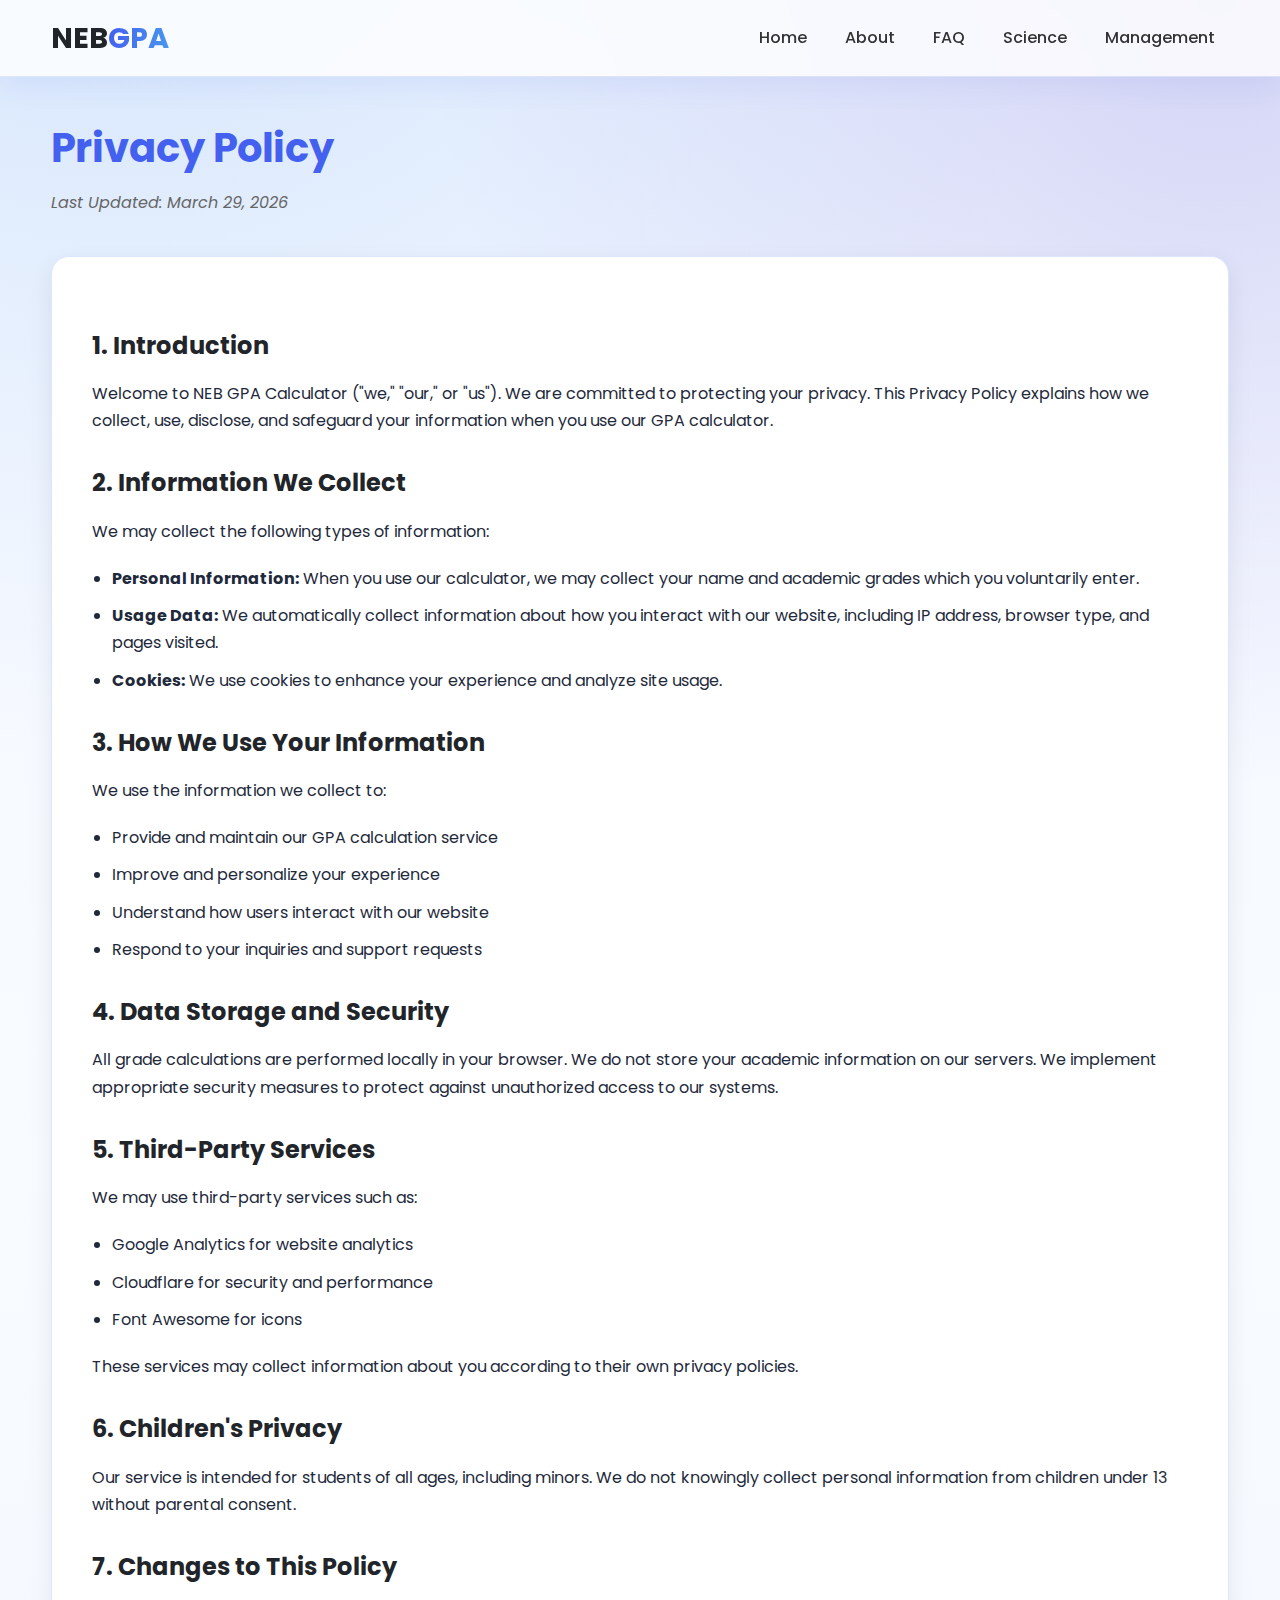
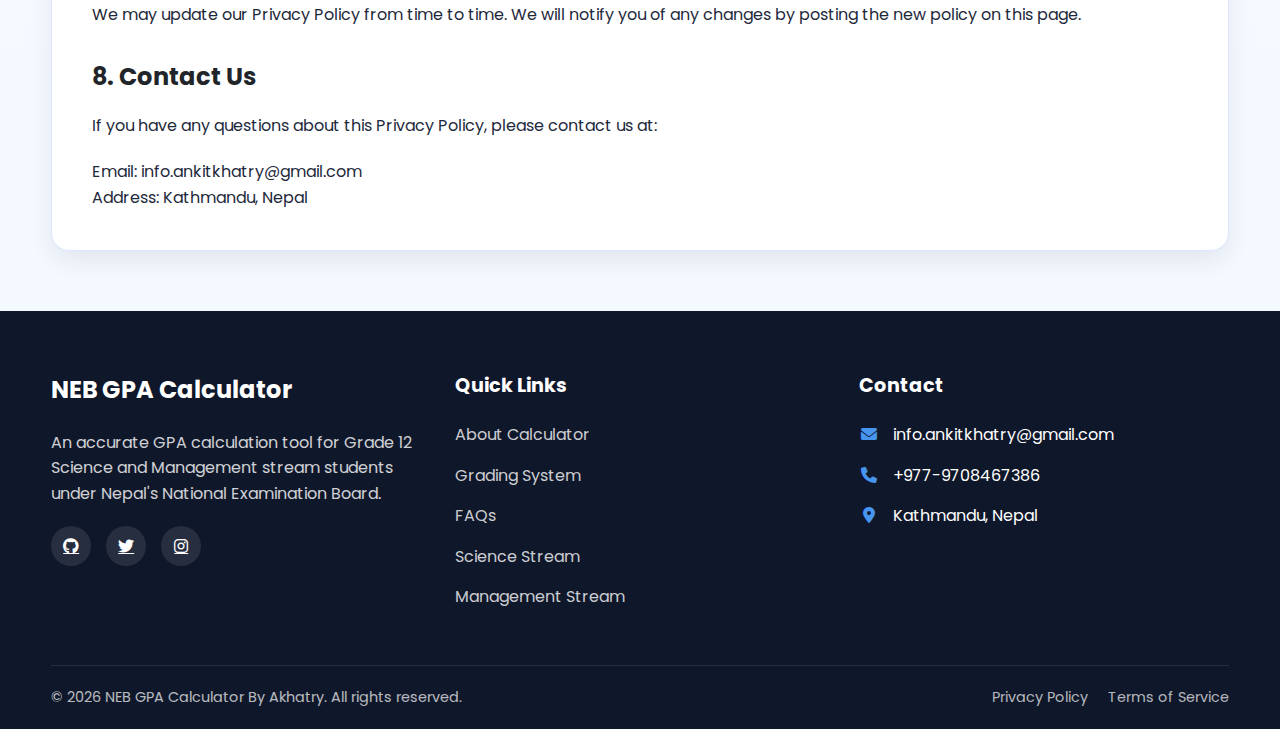
<file: privacy.html>
<!DOCTYPE html>
<html lang="en">
<head>
  <meta charset="UTF-8" />
  <meta name="viewport" content="width=device-width, initial-scale=1.0" />

  <title>Privacy Policy | NEB GPA Calculator</title>
  <meta name="description" content="Read the privacy policy of NEB GPA Calculator, a free GPA tool for Grade 12 Science students in Nepal. Learn how your data is handled safely." />
  <meta name="keywords" content="NEB GPA Calculator, NEB Nepal, GPA, Grade 12, Science Stream, NEB grading, privacy policy, GPA calculator" />
  <meta name="author" content="Ankit Khatri KC" />

  <!-- Favicon -->
  <link rel="icon" type="image/png" href="favicon.png" />

  <!-- Open Graph (for Facebook, WhatsApp, etc.) -->
  <meta property="og:title" content="Privacy Policy | NEB GPA Calculator" />
  <meta property="og:description" content="Understand how we protect your data and ensure privacy in NEB GPA Calculator." />
  <meta property="og:image" content="https://neb.ankitak.com.np/social.jpg" />
  <meta property="og:url" content="https://neb.ankitak.com.np/privacy.html" />
  <meta property="og:type" content="website" />

  <!-- Twitter Card -->
  <meta name="twitter:card" content="summary_large_image" />
  <meta name="twitter:title" content="Privacy Policy | NEB GPA Calculator" />
  <meta name="twitter:description" content="Read the privacy policy of NEB GPA Calculator, a GPA tool made for NEB students." />
  <meta name="twitter:image" content="https://neb.ankitak.com.np/social.jpg" />

  <!-- Google Fonts -->
  <link href="https://fonts.googleapis.com/css2?family=Poppins:wght@300;400;500;600;700&display=swap" rel="stylesheet" />

  <!-- Animate.css -->
  <link rel="stylesheet" href="https://cdnjs.cloudflare.com/ajax/libs/animate.css/4.1.1/animate.min.css" />

  <!-- Font Awesome -->
  <link rel="stylesheet" href="https://cdnjs.cloudflare.com/ajax/libs/font-awesome/6.0.0-beta3/css/all.min.css" />

  <!-- Your custom CSS -->
  <link rel="stylesheet" href="styles.css" />
</head>

<body>
    <nav class="navbar">
        <div class="container">
            <a href="index.html" class="logo">NEB<span>GPA</span></a>
            <button class="mobile-menu-toggle" aria-label="Toggle menu">
                <i class="fas fa-bars"></i>
            </button>
            <div class="nav-links">
                <a href="index.html">Home</a>
                <a href="index.html#about">About</a>
                <a href="index.html#faq">FAQ</a>
                <a href="science">Science</a>
                <a href="management">Management</a>
            </div>
        </div>
    </nav>

    <section class="policy-section">
        <div class="container">
            <h1>Privacy Policy</h1>
            <p class="last-updated">Last Updated: March 29, 2026</p>
            
            <div class="policy-content">
                <h2>1. Introduction</h2>
                <p>Welcome to NEB GPA Calculator ("we," "our," or "us"). We are committed to protecting your privacy. This Privacy Policy explains how we collect, use, disclose, and safeguard your information when you use our GPA calculator.</p>
                
                <h2>2. Information We Collect</h2>
                <p>We may collect the following types of information:</p>
                <ul>
                    <li><strong>Personal Information:</strong> When you use our calculator, we may collect your name and academic grades which you voluntarily enter.</li>
                    <li><strong>Usage Data:</strong> We automatically collect information about how you interact with our website, including IP address, browser type, and pages visited.</li>
                    <li><strong>Cookies:</strong> We use cookies to enhance your experience and analyze site usage.</li>
                </ul>
                
                <h2>3. How We Use Your Information</h2>
                <p>We use the information we collect to:</p>
                <ul>
                    <li>Provide and maintain our GPA calculation service</li>
                    <li>Improve and personalize your experience</li>
                    <li>Understand how users interact with our website</li>
                    <li>Respond to your inquiries and support requests</li>
                </ul>
                
                <h2>4. Data Storage and Security</h2>
                <p>All grade calculations are performed locally in your browser. We do not store your academic information on our servers. We implement appropriate security measures to protect against unauthorized access to our systems.</p>
                
                <h2>5. Third-Party Services</h2>
                <p>We may use third-party services such as:</p>
                <ul>
                    <li>Google Analytics for website analytics</li>
                    <li>Cloudflare for security and performance</li>
                    <li>Font Awesome for icons</li>
                </ul>
                <p>These services may collect information about you according to their own privacy policies.</p>
                
                <h2>6. Children's Privacy</h2>
                <p>Our service is intended for students of all ages, including minors. We do not knowingly collect personal information from children under 13 without parental consent.</p>
                
                <h2>7. Changes to This Policy</h2>
                <p>We may update our Privacy Policy from time to time. We will notify you of any changes by posting the new policy on this page.</p>
                
                <h2>8. Contact Us</h2>
                <p>If you have any questions about this Privacy Policy, please contact us at:</p>
                <address>
                    Email: info.ankitkhatry@gmail.com<br>
                    Address: Kathmandu, Nepal
                </address>
            </div>
        </div>
    </section>

    <!-- Footer -->
    <footer class="footer">
        <div class="container">
            <div class="footer-content">
                <div class="footer-about">
                    <h3>NEB GPA Calculator</h3>
                    <p>An accurate GPA calculation tool for Grade 12 Science and Management stream students under Nepal's National Examination Board.</p>
                    <div class="social-links">
                        <a href="https://github.com/ankitkhatry/"><i class="fab fa-github"></i></a>
                        <a href="https://x.com/ankitkhatrikc/"><i class="fab fa-twitter"></i></a>
                        <a href="https://www.instagram.com/21ank1t/"><i class="fab fa-instagram"></i></a>
                    </div>
                </div>
                <div class="footer-links">
                    <h3>Quick Links</h3>
                    <ul>
                        <li><a href="#about">About Calculator</a></li>
                        <li><a href="#grading">Grading System</a></li>
                        <li><a href="#faq">FAQs</a></li>
                        <li><a href="science">Science Stream</a></li>
                        <li><a href="management">Management Stream</a></li>
                    </ul>
                </div>
                <div class="footer-contact">
                    <h3>Contact</h3>
                    <ul>
                        <li><i class="fas fa-envelope"></i> info.ankitkhatry@gmail.com</li>
                        <li><i class="fas fa-phone"></i> +977-9708467386</li>
                        <li><i class="fas fa-map-marker-alt"></i> Kathmandu, Nepal</li>
                    </ul>
                </div>
            </div>
            <div class="footer-bottom">
                <p>&copy; 2026 NEB GPA Calculator By Akhatry. All rights reserved.</p>
                <div class="footer-legal">
                    <a href="privacy.html">Privacy Policy</a>
                    <a href="terms.html">Terms of Service</a>
                </div>
            </div>
        </div>
    </footer>

    <script src="script.js"></script>
</body>
</html>
</file>
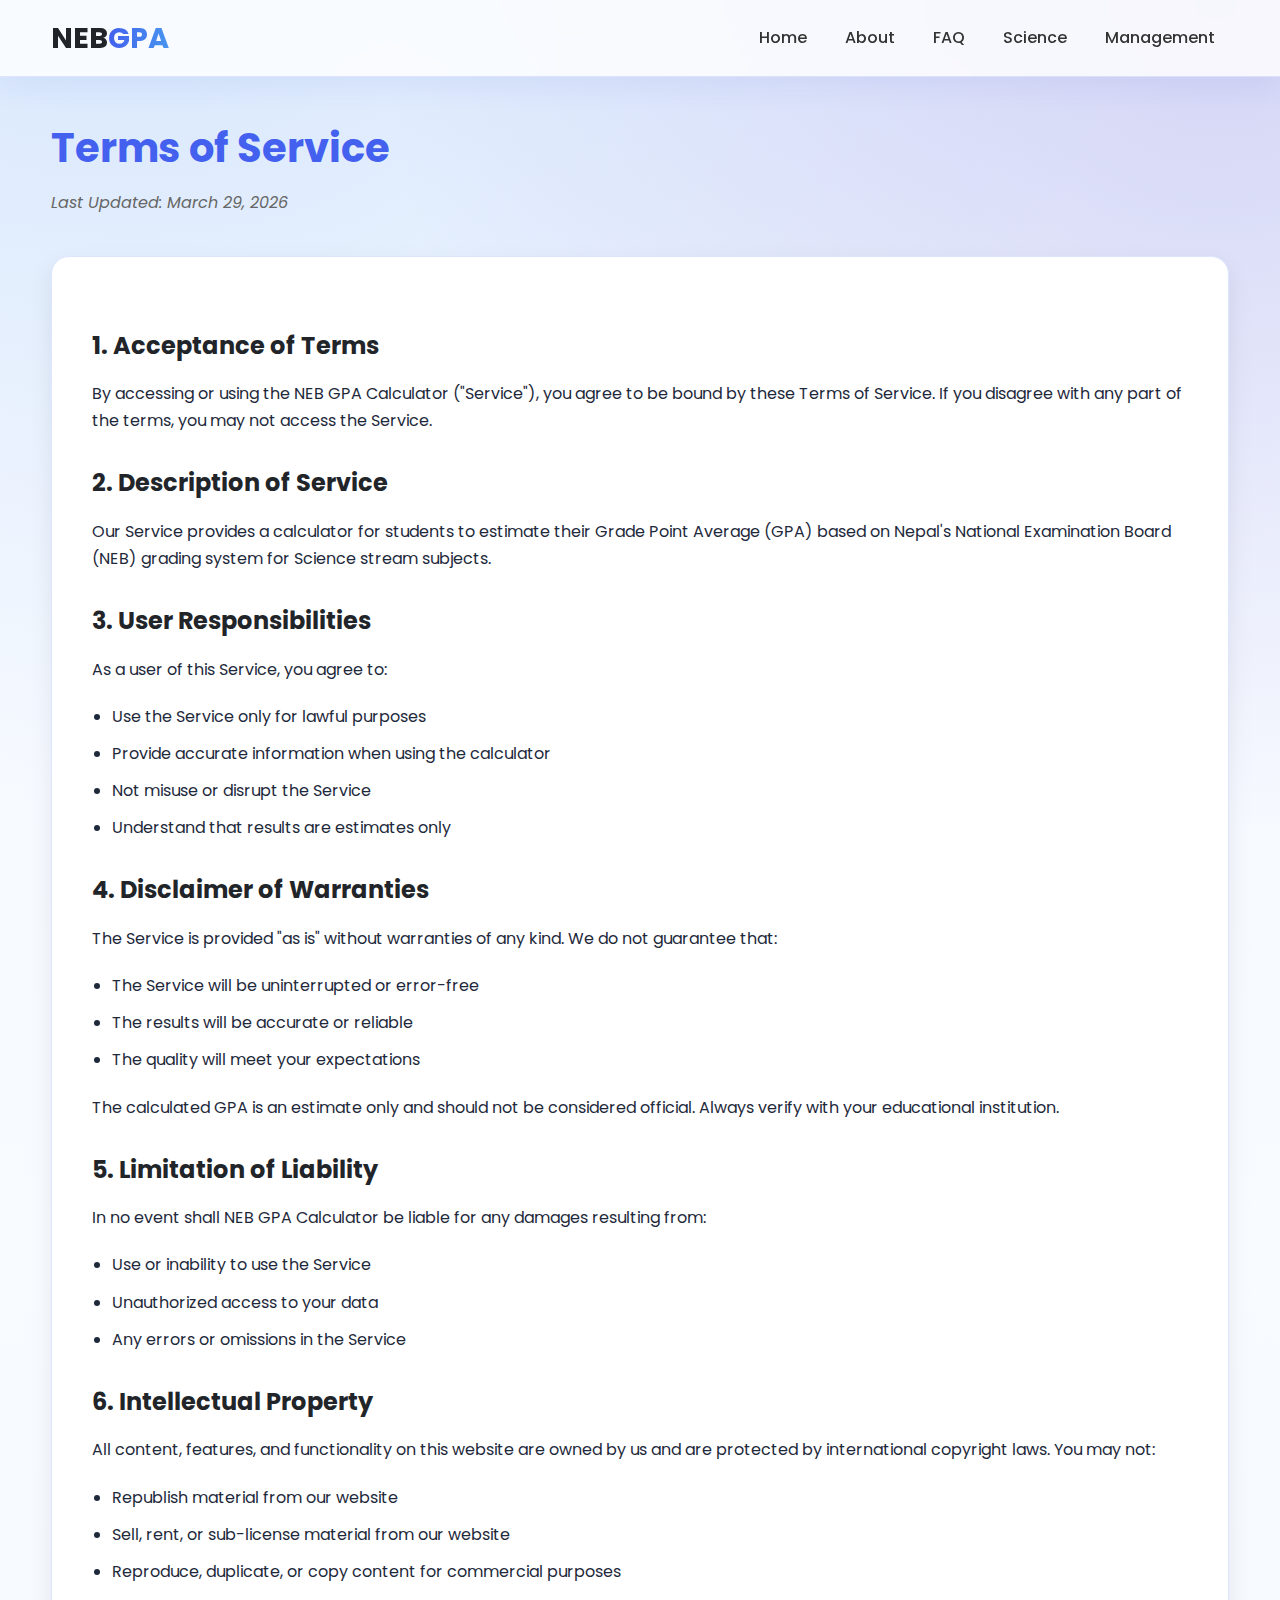
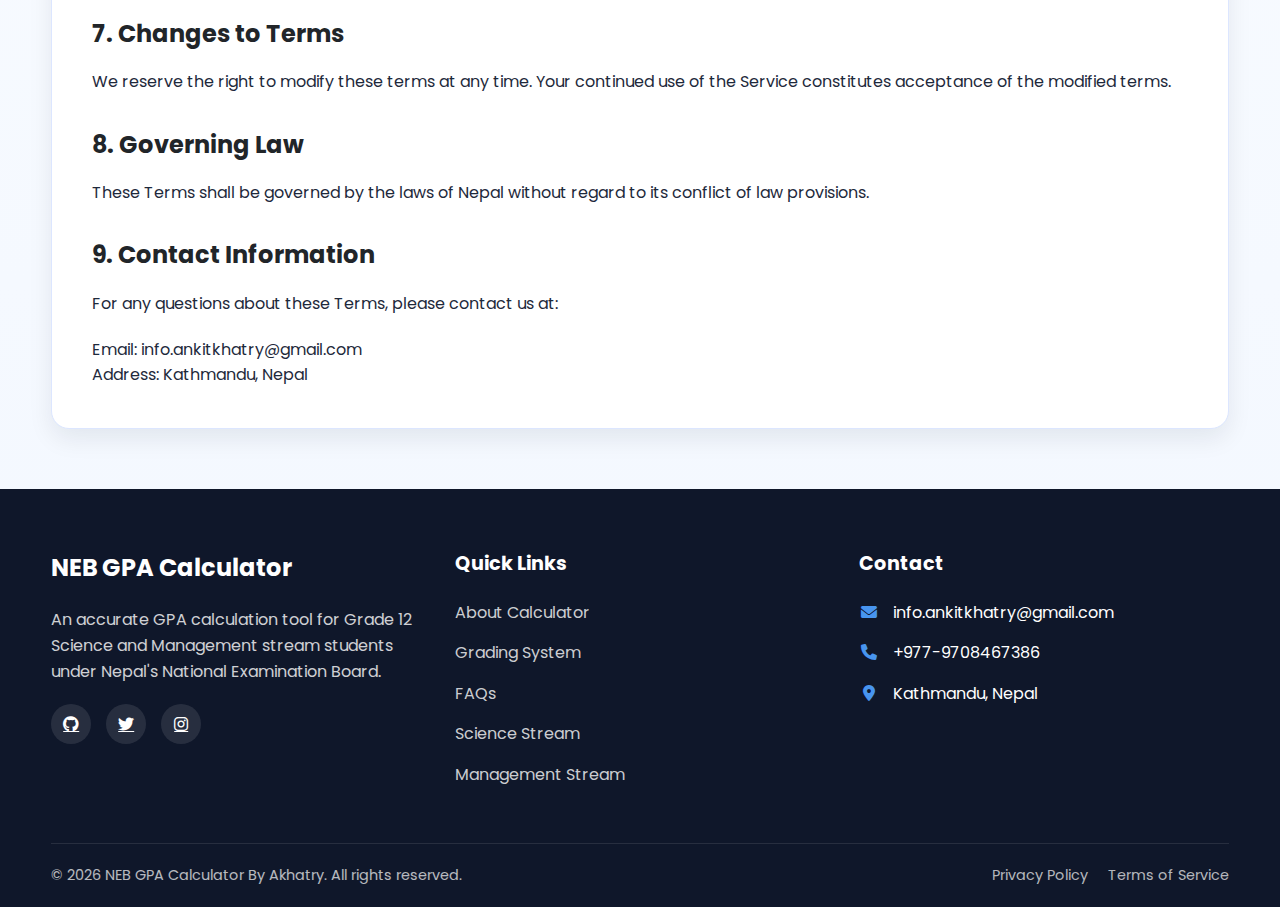
<file: terms.html>
<!DOCTYPE html>
<html lang="en">
<head>
    <meta charset="UTF-8">
    <meta name="viewport" content="width=device-width, initial-scale=1.0">
    
    <title>Terms of Service | NEB GPA Calculator</title>
    <meta name="description" content="Read the Terms of Service for NEB GPA Calculator, a reliable tool to estimate GPA based on Nepal's NEB Science stream grading system.">

    <!-- SEO Meta Tags -->
    <meta name="keywords" content="NEB GPA Calculator, GPA Nepal, NEB Science GPA, Grade 12 GPA, NEB Terms of Service">
    <meta name="author" content="Ankit Khatry">
    <meta name="robots" content="index, follow">
    
    <!-- Open Graph / Facebook -->
    <meta property="og:type" content="website">
    <meta property="og:url" content="https://neb.ankitak.com.np/terms.html">
    <meta property="og:title" content="Terms of Service | NEB GPA Calculator">
    <meta property="og:description" content="Understand the rules and terms for using NEB GPA Calculator, the best online GPA tool for NEB Science stream students.">
    <meta property="og:image" content="https://neb.ankitak.com.np/social.jpg">

    <!-- Twitter Card -->
    <meta name="twitter:card" content="summary_large_image">
    <meta name="twitter:url" content="https://neb.ankitak.com.np/terms.html">
    <meta name="twitter:title" content="Terms of Service | NEB GPA Calculator">
    <meta name="twitter:description" content="Review our Terms of Service before using NEB GPA Calculator. This tool estimates GPA for NEB Grade 12 Science students.">
    <meta name="twitter:image" content="https://neb.ankitak.com.np/social.jpg">

    <!-- Favicon -->
    <link rel="icon" href="favicon.ico" type="image/x-icon">

    <!-- Fonts and CSS -->
    <link href="https://fonts.googleapis.com/css2?family=Poppins:wght@300;400;500;600;700&display=swap" rel="stylesheet">
    <link rel="stylesheet" href="styles.css">
    <link rel="stylesheet" href="https://cdnjs.cloudflare.com/ajax/libs/animate.css/4.1.1/animate.min.css">
    <link rel="stylesheet" href="https://cdnjs.cloudflare.com/ajax/libs/font-awesome/6.0.0-beta3/css/all.min.css">
</head>

<body>
    <nav class="navbar">
        <div class="container">
            <a href="index.html" class="logo">NEB<span>GPA</span></a>
            <button class="mobile-menu-toggle" aria-label="Toggle menu">
                <i class="fas fa-bars"></i>
            </button>
            <div class="nav-links">
                <a href="index.html">Home</a>
                <a href="index.html#about">About</a>
                <a href="index.html#faq">FAQ</a>
                <a href="science">Science</a>
                <a href="management">Management</a>
            </div>
        </div>
    </nav>

    <section class="policy-section">
        <div class="container">
            <h1>Terms of Service</h1>
            <p class="last-updated">Last Updated: March 29, 2026</p>
            
            <div class="policy-content">
                <h2>1. Acceptance of Terms</h2>
                <p>By accessing or using the NEB GPA Calculator ("Service"), you agree to be bound by these Terms of Service. If you disagree with any part of the terms, you may not access the Service.</p>
                
                <h2>2. Description of Service</h2>
                <p>Our Service provides a calculator for students to estimate their Grade Point Average (GPA) based on Nepal's National Examination Board (NEB) grading system for Science stream subjects.</p>
                
                <h2>3. User Responsibilities</h2>
                <p>As a user of this Service, you agree to:</p>
                <ul>
                    <li>Use the Service only for lawful purposes</li>
                    <li>Provide accurate information when using the calculator</li>
                    <li>Not misuse or disrupt the Service</li>
                    <li>Understand that results are estimates only</li>
                </ul>
                
                <h2>4. Disclaimer of Warranties</h2>
                <p>The Service is provided "as is" without warranties of any kind. We do not guarantee that:</p>
                <ul>
                    <li>The Service will be uninterrupted or error-free</li>
                    <li>The results will be accurate or reliable</li>
                    <li>The quality will meet your expectations</li>
                </ul>
                <p>The calculated GPA is an estimate only and should not be considered official. Always verify with your educational institution.</p>
                
                <h2>5. Limitation of Liability</h2>
                <p>In no event shall NEB GPA Calculator be liable for any damages resulting from:</p>
                <ul>
                    <li>Use or inability to use the Service</li>
                    <li>Unauthorized access to your data</li>
                    <li>Any errors or omissions in the Service</li>
                </ul>
                
                <h2>6. Intellectual Property</h2>
                <p>All content, features, and functionality on this website are owned by us and are protected by international copyright laws. You may not:</p>
                <ul>
                    <li>Republish material from our website</li>
                    <li>Sell, rent, or sub-license material from our website</li>
                    <li>Reproduce, duplicate, or copy content for commercial purposes</li>
                </ul>
                
                <h2>7. Changes to Terms</h2>
                <p>We reserve the right to modify these terms at any time. Your continued use of the Service constitutes acceptance of the modified terms.</p>
                
                <h2>8. Governing Law</h2>
                <p>These Terms shall be governed by the laws of Nepal without regard to its conflict of law provisions.</p>
                
                <h2>9. Contact Information</h2>
                <p>For any questions about these Terms, please contact us at:</p>
                <address>
                    Email: info.ankitkhatry@gmail.com<br>
                    Address: Kathmandu, Nepal
                </address>
            </div>
        </div>
    </section>

    <!-- Footer -->
    <footer class="footer">
        <div class="container">
            <div class="footer-content">
                <div class="footer-about">
                    <h3>NEB GPA Calculator</h3>
                    <p>An accurate GPA calculation tool for Grade 12 Science and Management stream students under Nepal's National Examination Board.</p>
                    <div class="social-links">
                        <a href="https://github.com/ankitkhatry/"><i class="fab fa-github"></i></a>
                        <a href="https://x.com/ankitkhatrikc/"><i class="fab fa-twitter"></i></a>
                        <a href="https://www.instagram.com/21ank1t/"><i class="fab fa-instagram"></i></a>
                    </div>
                </div>
                <div class="footer-links">
                    <h3>Quick Links</h3>
                    <ul>
                        <li><a href="#about">About Calculator</a></li>
                        <li><a href="#grading">Grading System</a></li>
                        <li><a href="#faq">FAQs</a></li>
                        <li><a href="science">Science Stream</a></li>
                        <li><a href="management">Management Stream</a></li>
                    </ul>
                </div>
                <div class="footer-contact">
                    <h3>Contact</h3>
                    <ul>
                        <li><i class="fas fa-envelope"></i> info.ankitkhatry@gmail.com</li>
                        <li><i class="fas fa-phone"></i> +977-9708467386</li>
                        <li><i class="fas fa-map-marker-alt"></i> Kathmandu, Nepal</li>
                    </ul>
                </div>
            </div>
            <div class="footer-bottom">
                <p>&copy; 2026 NEB GPA Calculator By Akhatry. All rights reserved.</p>
                <div class="footer-legal">
                    <a href="privacy.html">Privacy Policy</a>
                    <a href="terms.html">Terms of Service</a>
                </div>
            </div>
        </div>
    </footer>

    <script src="script.js"></script>
</body>
</html>
</file>
<file: styles.css>
:root {
    --primary-color: #4361ee;
    --primary-dark: #3a56d4;
    --secondary-color: #3f37c9;
    --accent-color: #4895ef;
    --light-color: #f8f9fa;
    --dark-color: #212529;
    --text-color: #333;
    --text-light: #666;
    --border-radius: 8px;
    --box-shadow: 0 4px 6px rgba(0, 0, 0, 0.1);
    --transition: all 0.3s ease;
}

* {
    margin: 0;
    padding: 0;
    box-sizing: border-box;
}

body {
    font-family: 'Poppins', sans-serif;
    color: var(--text-color);
    line-height: 1.6;
    background-color: #fff;
}

.container {
    max-width: 1200px;
    margin: 0 auto;
    padding: 0 20px;
}

/* Navigation */
.navbar {
    background-color: white;
    box-shadow: 0 2px 10px rgba(0, 0, 0, 0.1);
    position: fixed;
    width: 100%;
    top: 0;
    z-index: 1000;
    padding: 15px 0;
}

.navbar .container {
    display: flex;
    justify-content: space-between;
    align-items: center;
}

.logo {
    font-size: 1.8rem;
    font-weight: 700;
    color: var(--dark-color);
    text-decoration: none;
}

.logo span {
    color: var(--primary-color);
}

.nav-links {
    display: flex;
    gap: 30px;
}

.nav-links a {
    color: var(--text-color);
    text-decoration: none;
    font-weight: 500;
    transition: var(--transition);
}

.nav-links a:hover {
    color: var(--primary-color);
}

.btn-primary {
    background-color: var(--primary-color);
    color: white;
    border: none;
    padding: 10px 20px;
    border-radius: var(--border-radius);
    font-weight: 500;
    cursor: pointer;
    transition: var(--transition);
    text-decoration: none;
    display: inline-block;
}

/* Mobile Menu Toggle - Hidden by default */
.mobile-menu-toggle {
    display: none;
    background: none;
    border: none;
    color: var(--dark-color);
    font-size: 1.5rem;
    cursor: pointer;
    padding: 5px;
}

/* Hero Section */
.hero {
    padding: 150px 0 80px;
    background: linear-gradient(135deg, #f5f7fa 0%, #e4e8f0 100%);
}

.hero .container {
    display: flex;
    align-items: center;
    gap: 50px;
}

.hero-content {
    flex: 1;
}

.hero-image {
    flex: 1;
}

.hero h1 {
    font-size: 2.8rem;
    margin-bottom: 20px;
    color: var(--dark-color);
    line-height: 1.2;
}

.hero .subtitle {
    font-size: 1.2rem;
    color: var(--text-light);
    margin-bottom: 30px;
}

.btn-large {
    padding: 15px 30px;
    font-size: 1.1rem;
}

.hero-image img {
    width: 100%;
    border-radius: var(--border-radius);
    box-shadow: var(--box-shadow);
}

/* Sections */
.section {
    padding: 80px 0;
}

.section-title {
    font-size: 2rem;
    margin-bottom: 40px;
    text-align: center;
    color: var(--dark-color);
    position: relative;
}

.section-title::after {
    content: '';
    display: block;
    width: 80px;
    height: 4px;
    background-color: var(--primary-color);
    margin: 15px auto 0;
    border-radius: 2px;
}

/* About Section */
.about-content {
    display: flex;
    gap: 40px;
    align-items: center;
}

.about-text {
    flex: 2;
}

.about-formula {
    flex: 1;
}

.about-text p {
    margin-bottom: 20px;
    line-height: 1.7;
}

.feature-list {
    list-style: none;
    margin-top: 30px;
}

.feature-list li {
    margin-bottom: 15px;
    display: flex;
    align-items: center;
}

.feature-list i {
    color: var(--primary-color);
    margin-right: 10px;
    font-size: 1.2rem;
}

.formula-box {
    background-color: #f5f7fa;
    padding: 25px;
    border-radius: var(--border-radius);
    border-left: 4px solid var(--primary-color);
}

.formula-box h3 {
    margin-bottom: 15px;
    color: var(--dark-color);
}

.formula {
    font-weight: 600;
    color: var(--primary-color);
}

/* Grading System */
.grading-table-container {
    overflow-x: auto;
    margin-bottom: 30px;
}

.grading-table {
    width: 100%;
    border-collapse: collapse;
    margin-top: 20px;
    box-shadow: var(--box-shadow);
}

.grading-table th, .grading-table td {
    padding: 15px;
    text-align: left;
    border-bottom: 1px solid #eee;
}

.grading-table th {
    background-color: var(--primary-color);
    color: white;
    font-weight: 500;
}

.grading-table tr:nth-child(even) {
    background-color: #f9f9f9;
}

.grading-table tr:hover {
    background-color: #f1f1f1;
}

.grading-notes {
    background-color: #f5f7fa;
    padding: 20px;
    border-radius: var(--border-radius);
    border-left: 4px solid var(--accent-color);
}

/* FAQ Styles */
.faq-container {
    max-width: 800px;
    margin: 0 auto;
}

.faq-item {
    margin-bottom: 15px;
    border: 1px solid #eee;
    border-radius: var(--border-radius);
    overflow: hidden;
}

.faq-question {
    width: 100%;
    padding: 20px;
    text-align: left;
    background-color: white;
    border: none;
    cursor: pointer;
    display: flex;
    justify-content: space-between;
    align-items: center;
    font-weight: 500;
    transition: var(--transition);
}

.faq-question:hover {
    background-color: #f9f9f9;
}

.faq-question i {
    transition: var(--transition);
}

.faq-answer {
    padding: 0 20px;
    max-height: 0;
    overflow: hidden;
    transition: max-height 0.3s ease;
    background-color: #f9f9f9;
}

.faq-answer p {
    padding: 20px 0;
}

/* Active FAQ Item */
.faq-item.active .faq-question {
    background-color: #f5f7fa;
}

.faq-item.active .faq-question i {
    transform: rotate(180deg);
}

.faq-item.active .faq-answer {
    max-height: 500px; /* Adjust based on your content */
}

/* CTA Section */
.cta {
    text-align: center;
    background-color: var(--primary-color);
    color: white;
}

.cta h2 {
    color: white;
    margin-bottom: 15px;
}

.cta p {
    margin-bottom: 30px;
    font-size: 1.1rem;
    opacity: 0.9;
}

/* Footer */
.footer {
    background-color: var(--dark-color);
    color: white;
    padding: 60px 0 0;
}

.footer-content {
    display: grid;
    grid-template-columns: repeat(auto-fit, minmax(250px, 1fr));
    gap: 40px;
    margin-bottom: 40px;
}

.footer-about h3 {
    font-size: 1.5rem;
    margin-bottom: 20px;
    color: white;
}

.footer-about p {
    margin-bottom: 20px;
    opacity: 0.8;
}

.social-links {
    display: flex;
    gap: 15px;
}

.social-links a {
    display: flex;
    align-items: center;
    justify-content: center;
    width: 40px;
    height: 40px;
    background-color: rgba(255, 255, 255, 0.1);
    border-radius: 50%;
    color: white;
    transition: var(--transition);
}

.social-links a:hover {
    background-color: var(--primary-color);
    transform: translateY(-3px);
}

.footer-links h3, .footer-contact h3 {
    font-size: 1.2rem;
    margin-bottom: 20px;
    color: white;
}

.footer-links ul, .footer-contact ul {
    list-style: none;
}

.footer-links li, .footer-contact li {
    margin-bottom: 15px;
}

.footer-links a {
    color: rgba(255, 255, 255, 0.8);
    text-decoration: none;
    transition: var(--transition);
}

.footer-links a:hover {
    color: white;
    padding-left: 5px;
}

.footer-contact i {
    margin-right: 10px;
    color: var(--accent-color);
    width: 20px;
    text-align: center;
}

.footer-bottom {
    border-top: 1px solid rgba(255, 255, 255, 0.1);
    padding: 20px 0;
    display: flex;
    justify-content: space-between;
    align-items: center;
    flex-wrap: wrap;
    gap: 20px;
}

.footer-bottom p {
    opacity: 0.7;
    font-size: 0.9rem;
}

.footer-legal {
    display: flex;
    gap: 20px;
}

.footer-legal a {
    color: rgba(255, 255, 255, 0.7);
    text-decoration: none;
    font-size: 0.9rem;
    transition: var(--transition);
}

.footer-legal a:hover {
    color: white;
}

/* Grade Colors */
.grade-Aplus { color: #2e7d32; font-weight: 600; }
.grade-A { color: #388e3c; font-weight: 600; }
.grade-Bplus { color: #0288d1; font-weight: 600; }
.grade-B { color: #1976d2; font-weight: 600; }
.grade-Cplus { color: #f57c00; font-weight: 600; }
.grade-C { color: #fb8c00; font-weight: 600; }
.grade-D { color: #d32f2f; font-weight: 600; }
.grade-NG { color: #888; font-weight: 600; }

/* Policy Pages Styles */
.policy-section {
    padding: 100px 0 60px;
    background-color: #f9f9f9;
    min-height: 100vh;
}

.policy-section h1 {
    font-size: 2.5rem;
    margin-bottom: 10px;
    color: var(--primary-color);
}

.last-updated {
    color: var(--text-light);
    margin-bottom: 40px;
    font-style: italic;
}

.policy-content {
    background-color: white;
    padding: 40px;
    border-radius: var(--border-radius);
    box-shadow: var(--box-shadow);
}

.policy-content h2 {
    font-size: 1.5rem;
    margin: 30px 0 15px;
    color: var(--dark-color);
}

.policy-content p, .policy-content ul {
    margin-bottom: 20px;
    line-height: 1.7;
}

.policy-content ul {
    padding-left: 20px;
}

.policy-content li {
    margin-bottom: 10px;
}

address {
    font-style: normal;
    margin-top: 10px;
}

/* Responsive Styles */
@media (max-width: 768px) {
    .policy-section {
        padding: 80px 0 40px;
    }
    
    .policy-content {
        padding: 25px;
    }
    
    .policy-section h1 {
        font-size: 2rem;
    }
    
    .policy-content h2 {
        font-size: 1.3rem;
    }
}

/* Responsive Styles */
@media (max-width: 992px) {
    .hero .container {
        flex-direction: column;
    }
    
    .hero-content, .hero-image {
        text-align: center;
    }
    
    .about-content {
        flex-direction: column;
    }
}

@media (max-width: 768px) {
    .nav-links {
        display: none;
    }
    
    .hero h1 {
        font-size: 2.2rem;
    }
    
    .section {
        padding: 60px 0;
    }
}

@media (max-width: 576px) {
    .hero {
        padding: 120px 0 60px;
    }
    
    .hero h1 {
        font-size: 1.8rem;
    }
    
    .section-title {
        font-size: 1.6rem;
    }
    
    .footer-content {
        grid-template-columns: 1fr;
    }
    
    .footer-bottom {
        flex-direction: column;
        text-align: center;
    }
    
    .footer-legal {
        justify-content: center;
    }
}

/* Mobile Menu Styles */
.mobile-menu-toggle {
    display: none;
    background: none;
    border: none;
    color: var(--dark-color);
    font-size: 1.5rem;
    cursor: pointer;
    padding: 5px;
    z-index: 1001;
}

@media (max-width: 768px) {
    .mobile-menu-toggle {
        display: block;
    }
    
    .nav-links {
        position: fixed;
        top: 70px;
        left: 0;
        right: 0;
        background-color: white;
        flex-direction: column;
        align-items: center;
        padding: 20px 0;
        box-shadow: 0 5px 10px rgba(0, 0, 0, 0.1);
        max-height: 0;
        overflow: hidden;
        transition: max-height 0.3s ease;
        gap: 0;
        z-index: 1000;
    }
    
    .nav-links.active {
        max-height: 100vh;
        padding: 20px 0;
    }
    
    .nav-links a {
        padding: 15px;
        width: 100%;
        text-align: center;
        border-bottom: 1px solid #eee;
    }
    
    .nav-links a.btn-primary {
        margin: 15px auto 0;
        width: 80%;
        text-align: center;
    }
}

/* Stream Cards */
.streams {
    background-color: #f9f9f9;
    padding: 80px 0;
}

.stream-cards {
    display: grid;
    grid-template-columns: repeat(auto-fit, minmax(350px, 1fr));
    gap: 30px;
    margin-top: 40px;
}

.stream-card {
    background: white;
    border-radius: var(--border-radius);
    padding: 30px;
    box-shadow: var(--box-shadow);
    transition: var(--transition);
    text-align: center;
}

.stream-card:hover {
    transform: translateY(-10px);
    box-shadow: 0 10px 20px rgba(0, 0, 0, 0.1);
}

.stream-icon {
    font-size: 2.5rem;
    color: var(--primary-color);
    margin-bottom: 20px;
}

.stream-card h3 {
    font-size: 1.5rem;
    margin-bottom: 15px;
    color: var(--dark-color);
}

.stream-card p {
    margin-bottom: 20px;
    color: var(--text-light);
}

.stream-features {
    list-style: none;
    margin: 25px 0;
    text-align: left;
}

.stream-features li {
    margin-bottom: 10px;
    display: flex;
    align-items: center;
}

.stream-features i {
    color: var(--primary-color);
    margin-right: 10px;
}

/* Hero Buttons */
.hero-buttons {
    display: flex;
    gap: 20px;
    margin-top: 30px;
}

.btn-secondary {
    background-color: white;
    color: var(--primary-color);
    border: 2px solid var(--primary-color);
    padding: 15px 30px;
    font-size: 1.1rem;
    border-radius: var(--border-radius);
    cursor: pointer;
    transition: var(--transition);
    text-decoration: none;
    display: inline-block;
}

.btn-secondary:hover {
    background-color: var(--primary-color);
    color: white;
}

@media (max-width: 768px) {
    .hero-buttons {
        flex-direction: column;
        gap: 15px;
    }
    
    .stream-cards {
        grid-template-columns: 1fr;
    }
}

/* ====================
    UI Redesign Overrides
    ==================== */

html {
    scroll-behavior: smooth;
}

body.home-page,
body {
    background:
        radial-gradient(circle at 10% -10%, rgba(72, 149, 239, 0.2), transparent 35%),
        radial-gradient(circle at 95% 0%, rgba(63, 55, 201, 0.18), transparent 30%),
        linear-gradient(180deg, #f3f7ff 0%, #f8fbff 50%, #f2f7ff 100%);
    color: #1e293b;
}

.container {
    width: min(1180px, 92%);
    max-width: none;
    padding: 0;
}

.navbar {
    backdrop-filter: blur(14px);
    background: rgba(255, 255, 255, 0.8);
    border-bottom: 1px solid rgba(67, 97, 238, 0.15);
    box-shadow: 0 10px 28px rgba(58, 86, 212, 0.08);
}

.logo span {
    background: linear-gradient(90deg, #4361ee, #4895ef);
    -webkit-background-clip: text;
    background-clip: text;
    color: transparent;
}

.nav-links {
    gap: 10px;
}

.nav-links a {
    border-radius: 999px;
    padding: 10px 14px;
}

.nav-links a:hover,
.nav-links a.active {
    background: rgba(67, 97, 238, 0.12);
    color: #2e44c9;
}

.hero {
    padding-top: 138px;
    background: transparent;
}

.hero .container {
    display: grid;
    grid-template-columns: 1.12fr 0.88fr;
    align-items: center;
    gap: 52px;
}

.year-chip {
    display: inline-flex;
    align-items: center;
    gap: 8px;
    background: rgba(72, 149, 239, 0.14);
    border: 1px solid rgba(72, 149, 239, 0.35);
    color: #1e6091;
    font-size: 0.85rem;
    font-weight: 600;
    padding: 7px 13px;
    border-radius: 999px;
    margin-bottom: 14px;
}

.hero h1 {
    font-size: clamp(2rem, 5vw, 3.2rem);
    line-height: 1.15;
    margin-bottom: 18px;
}

.hero .subtitle {
    color: #5b6e88;
    max-width: 54ch;
    font-size: 1.05rem;
}

.hero-buttons {
    gap: 14px;
}

.btn-primary,
.btn-secondary {
    border-radius: 12px;
    font-weight: 600;
    display: inline-flex;
    align-items: center;
    gap: 9px;
}

.btn-primary {
    background: linear-gradient(135deg, #4361ee, #3f37c9);
    box-shadow: 0 12px 24px rgba(67, 97, 238, 0.28);
}

.btn-primary:hover {
    transform: translateY(-2px);
    box-shadow: 0 18px 32px rgba(67, 97, 238, 0.3);
}

.btn-secondary {
    background: rgba(67, 97, 238, 0.08);
    color: #3047ca;
    border: 1px solid rgba(67, 97, 238, 0.3);
}

.btn-secondary:hover {
    background: rgba(67, 97, 238, 0.16);
    color: #24389e;
}

.hero-image {
    position: relative;
}

.hero-image::before {
    content: '';
    position: absolute;
    inset: -14px;
    background: linear-gradient(135deg, rgba(67, 97, 238, 0.2), rgba(72, 149, 239, 0.2));
    border-radius: 24px;
    filter: blur(12px);
    z-index: -1;
}

.hero-image img {
    border-radius: 22px;
    border: 1px solid rgba(67, 97, 238, 0.2);
    background: linear-gradient(180deg, #fff, #edf4ff);
    padding: 18px;
}

.section {
    padding: 74px 0;
}

.section-title {
    font-size: clamp(1.6rem, 4vw, 2.25rem);
    margin-bottom: 34px;
    line-height: 1.25;
}

.section-title::after {
    width: 86px;
    height: 5px;
    background: linear-gradient(90deg, #4361ee, #4895ef);
}

.streams {
    background: transparent;
}

.stream-cards {
    grid-template-columns: repeat(auto-fit, minmax(280px, 1fr));
    gap: 24px;
}

.stream-card,
.about-text,
.about-formula,
.faq-item {
    border: 1px solid #dce6ff;
    border-radius: 18px;
    box-shadow: 0 10px 24px rgba(15, 23, 42, 0.08);
    background: rgba(255, 255, 255, 0.9);
}

.stream-card {
    padding: 28px;
}

.stream-icon {
    width: 64px;
    height: 64px;
    margin: 0 auto 16px;
    border-radius: 18px;
    display: grid;
    place-items: center;
    background: linear-gradient(135deg, rgba(67, 97, 238, 0.13), rgba(72, 149, 239, 0.2));
}

.stream-card:hover {
    transform: translateY(-7px);
}

.stream-features i,
.feature-list i {
    color: #14b8a6;
}

.about-content {
    display: grid;
    grid-template-columns: 1.35fr 0.95fr;
    gap: 24px;
}

.about-text,
.about-formula {
    padding: 28px;
}

.formula-box,
.grading-notes {
    border-radius: 12px;
    border-left-width: 0;
    border: 1px solid #d8e6ff;
    background: linear-gradient(180deg, #f6f9ff, #eef4ff);
}

.grading-table-container {
    border-radius: 18px;
    border: 1px solid #dce6ff;
    box-shadow: 0 10px 24px rgba(15, 23, 42, 0.08);
    background: white;
}

.grading-table th {
    background: linear-gradient(120deg, #4361ee, #3f37c9);
}

.grading-table tr:nth-child(even) {
    background-color: #f8faff;
}

.grading-table tr:hover {
    background-color: #edf3ff;
}

.faq-question {
    font-weight: 600;
    color: #1d2f57;
    padding: 18px 20px;
}

.faq-question:hover {
    background-color: #f4f8ff;
}

.faq-answer {
    background: #f8fbff;
}

.faq-item.active .faq-question {
    background: #eef4ff;
}

.cta {
    width: min(1180px, 92%);
    margin: 0 auto 70px;
    border-radius: 22px;
    background: linear-gradient(135deg, #3248cc, #5f40d8 55%, #206ecf);
    box-shadow: 0 24px 48px rgba(43, 63, 174, 0.3);
}

.cta .container {
    width: 100%;
    padding: 54px 30px;
}

.cta .btn-primary {
    background: #fff;
    color: #2f3fb8;
    box-shadow: none;
    margin: 6px;
}

.cta .btn-primary:hover {
    background: #ebf2ff;
}

.footer {
    background: #0f172a;
}

.footer-content {
    gap: 34px;
}

.policy-section {
    background: transparent;
    padding-top: 116px;
}

.policy-content {
    border-radius: 18px;
    border: 1px solid #dce6ff;
    box-shadow: 0 10px 24px rgba(15, 23, 42, 0.08);
}

a:focus-visible,
button:focus-visible,
input:focus-visible,
select:focus-visible {
    outline: 3px solid rgba(72, 149, 239, 0.65);
    outline-offset: 2px;
}

@media (max-width: 992px) {
    .hero .container,
    .about-content {
        grid-template-columns: 1fr;
    }

    .hero-content,
    .hero-image {
        text-align: center;
    }

    .hero-buttons {
        justify-content: center;
    }
}

@media (max-width: 768px) {
    .mobile-menu-toggle {
        border-radius: 10px;
    }

    .nav-links {
        display: flex;
        left: 10px;
        right: 10px;
        top: 72px;
        background: rgba(255, 255, 255, 0.98);
        border: 1px solid #dce6ff;
        border-radius: 16px;
        box-shadow: 0 16px 30px rgba(15, 23, 42, 0.1);
        max-height: 0;
        opacity: 0;
        transform: translateY(-8px);
        transition: max-height .3s ease, opacity .2s ease, transform .2s ease;
        padding: 0;
        gap: 2px;
    }

    .nav-links.active {
        max-height: 80vh;
        opacity: 1;
        transform: translateY(0);
        padding: 8px;
    }

    .nav-links a {
        border-radius: 10px;
        border-bottom: 0;
        padding: 12px;
    }

    .hero {
        padding-top: 118px;
    }

    .section {
        padding: 60px 0;
    }

    .cta {
        width: calc(100% - 20px);
        margin-bottom: 56px;
    }

    .cta .container {
        padding: 42px 20px;
    }

    .footer-bottom {
        text-align: center;
    }

    .policy-section {
        padding-top: 90px;
    }
}

@media (max-width: 576px) {
    .btn-large,
    .hero-buttons .btn-primary,
    .hero-buttons .btn-secondary {
        width: 100%;
    }

    .stream-card,
    .about-text,
    .about-formula,
    .policy-content {
        padding: 22px;
    }

    .hero h1 {
        font-size: 1.95rem;
    }
}
</file>
<file: calculator/styles.css>
:root {
    --primary-color: #4361ee;
    --primary-dark: #3a56d4;
    --secondary-color: #3f37c9;
    --accent-color: #4895ef;
    --light-color: #f8f9fa;
    --dark-color: #212529;
    --success-color: #4cc9f0;
    --warning-color: #f72585;
    --border-radius: 8px;
    --box-shadow: 0 4px 6px rgba(0, 0, 0, 0.1);
    --transition: all 0.3s ease;
}

* {
    margin: 0;
    padding: 0;
    box-sizing: border-box;
}

body {
    font-family: 'Poppins', sans-serif;
    background-color: #f5f7fa;
    color: var(--dark-color);
    line-height: 1.6;
}

.container {
    max-width: 1200px;
    margin: 0 auto;
    padding: 2rem;
}

header {
    text-align: center;
    margin-bottom: 2rem;
    color: var(--primary-color);
}

header h1 {
    font-size: 2.5rem;
    margin-bottom: 0.5rem;
    display: flex;
    align-items: center;
    justify-content: center;
    gap: 0.5rem;
}

header p {
    color: #666;
    font-size: 1.1rem;
}

.calculator-container {
    background-color: white;
    border-radius: var(--border-radius);
    padding: 2rem;
    box-shadow: var(--box-shadow);
    margin-bottom: 2rem;
}

.student-info {
    display: grid;
    grid-template-columns: 1fr 1fr;
    gap: 1.5rem;
    margin-bottom: 2rem;
}

.form-group {
    margin-bottom: 1.5rem;
}

.form-group label {
    display: block;
    margin-bottom: 0.5rem;
    font-weight: 500;
    color: #555;
}

.form-group input,
.form-group select {
    width: 100%;
    padding: 0.75rem 1rem;
    border: 1px solid #ddd;
    border-radius: var(--border-radius);
    font-size: 1rem;
    transition: var(--transition);
}

.form-group input:focus,
.form-group select:focus {
    outline: none;
    border-color: var(--accent-color);
    box-shadow: 0 0 0 3px rgba(72, 149, 239, 0.2);
}

.subjects-container {
    display: grid;
    grid-template-columns: repeat(auto-fill, minmax(300px, 1fr));
    gap: 1.5rem;
    margin-bottom: 2rem;
}

.subject-card {
    background-color: #fff;
    border-radius: var(--border-radius);
    padding: 1.5rem;
    box-shadow: 0 2px 4px rgba(0, 0, 0, 0.05);
    transition: var(--transition);
    border: 1px solid #eee;
}

.subject-card:hover {
    transform: translateY(-5px);
    box-shadow: 0 6px 12px rgba(0, 0, 0, 0.1);
}

.subject-card h3 {
    margin-bottom: 1.5rem;
    color: var(--primary-color);
    font-size: 1.2rem;
    border-bottom: 1px solid #eee;
    padding-bottom: 0.5rem;
}

.calculate-btn-container {
    text-align: center;
    margin-top: 2rem;
}

.btn-primary {
    background-color: var(--primary-color);
    color: white;
    border: none;
    padding: 1rem 2rem;
    font-size: 1.1rem;
    border-radius: var(--border-radius);
    cursor: pointer;
    transition: var(--transition);
    display: inline-flex;
    align-items: center;
    gap: 0.5rem;
}

.btn-primary:hover {
    background-color: var(--primary-dark);
    transform: translateY(-2px);
    box-shadow: 0 4px 8px rgba(0, 0, 0, 0.15);
}

.btn-primary:active {
    transform: translateY(0);
}

.btn-secondary {
    background-color: white;
    color: var(--primary-color);
    border: 1px solid var(--primary-color);
    padding: 0.75rem 1.5rem;
    font-size: 1rem;
    border-radius: var(--border-radius);
    cursor: pointer;
    transition: var(--transition);
    display: inline-flex;
    align-items: center;
    gap: 0.5rem;
    margin-top: 1.5rem;
}

.btn-secondary:hover {
    background-color: var(--primary-color);
    color: white;
}

/* Modal Styles */
.modal {
    display: none;
    position: fixed;
    z-index: 1000;
    left: 0;
    top: 0;
    width: 100%;
    height: 100%;
    background-color: rgba(0, 0, 0, 0.5);
    overflow: auto;
    backdrop-filter: blur(5px);
}

.modal-content {
    background-color: white;
    margin: 5% auto;
    padding: 2rem;
    border-radius: var(--border-radius);
    width: 90%;
    max-width: 700px;
    box-shadow: 0 5px 15px rgba(0, 0, 0, 0.2);
    position: relative;
}

.close {
    position: absolute;
    top: 1rem;
    right: 1.5rem;
    font-size: 1.5rem;
    color: #aaa;
    cursor: pointer;
    transition: var(--transition);
}

.close:hover {
    color: var(--dark-color);
}

.result-title {
    margin-bottom: 1.5rem;
    color: var(--primary-color);
    text-align: center;
}

.result-details {
    text-align: center;
}

.result-summary {
    display: flex;
    justify-content: center;
    gap: 3rem;
    margin-bottom: 2rem;
}

.gpa-display, .grade-display {
    display: flex;
    flex-direction: column;
    align-items: center;
}

.gpa-display span {
    font-size: 3.5rem;
    font-weight: 700;
    color: var(--primary-color);
    line-height: 1;
}

.grade-display span {
    font-size: 3.5rem;
    font-weight: 700;
    color: var(--secondary-color);
    line-height: 1;
}

.gpa-display small, .grade-display small {
    color: #666;
    font-size: 1rem;
    margin-top: 0.5rem;
}

.marksheet-table-container {
    overflow-x: auto;
}

.marksheet-table {
    width: 100%;
    border-collapse: collapse;
    margin-top: 1rem;
}

.marksheet-table th, .marksheet-table td {
    padding: 0.75rem 1rem;
    text-align: left;
    border-bottom: 1px solid #eee;
}

.marksheet-table th {
    background-color: #f8f9fa;
    font-weight: 600;
    color: #555;
}

.marksheet-table tr:hover {
    background-color: #f8f9fa;
}

/* Fix for close button */
.close-btn {
    position: absolute;
    top: 1rem;
    right: 1.5rem;
    font-size: 1.5rem;
    color: #aaa;
    cursor: pointer;
    transition: var(--transition);
}

.close-btn:hover {
    color: var(--dark-color);
}

/* Error state for select */
.gpa-select.error {
    border-color: var(--warning-color);
    box-shadow: 0 0 0 3px rgba(247, 37, 133, 0.2);
}

/* Previous CSS remains the same, add these new styles */

/* Error Message Styling */
.error-message {
    display: none;
    background-color: #fee;
    color: #d32f2f;
    padding: 1rem;
    margin: 1rem 0;
    border-radius: var(--border-radius);
    border-left: 4px solid #d32f2f;
    animation: fadeIn 0.3s ease-out;
}

/* Enhanced Select Styling */
.form-group select {
    appearance: none;
    -webkit-appearance: none;
    -moz-appearance: none;
    background-image: url("data:image/svg+xml;charset=UTF-8,%3csvg xmlns='http://www.w3.org/2000/svg' viewBox='0 0 24 24' fill='none' stroke='currentColor' stroke-width='2' stroke-linecap='round' stroke-linejoin='round'%3e%3cpolyline points='6 9 12 15 18 9'%3e%3c/polyline%3e%3c/svg%3e");
    background-repeat: no-repeat;
    background-position: right 1rem center;
    background-size: 1em;
    padding-right: 2.5rem;
    transition: var(--transition);
}

.form-group select:focus {
    box-shadow: 0 0 0 3px rgba(67, 97, 238, 0.2);
}

/* Custom Select Options */
.gpa-select option {
    padding: 0.5rem 1rem;
    background: white;
    color: var(--dark-color);
}

.gpa-select option:hover {
    background-color: var(--primary-color);
    color: white;
}

.grade-ng {
    color: #888;
    font-weight: bold;
}

/* Grade Specific Colors */
.grade-Aplus { color: #2e7d32; }
.grade-A { color: #388e3c; }
.grade-Bplus { color: #0288d1; }
.grade-B { color: #1976d2; }
.grade-Cplus { color: #f57c00; }
.grade-C { color: #fb8c00; }
.grade-Dplus { color: #e64a19; }
.grade-D { color: #d32f2f; }

/* Responsive adjustments */
@media (max-width: 768px) {
    .form-group select {
        background-position: right 0.75rem center;
        padding-right: 2rem;
    }
}

/* Responsive Styles */
@media (max-width: 768px) {
    header h1 {
    font-size: 30px;
    line-height: 1;
}
    header p {
    font-size: 15px;
}

    .student-info {
        grid-template-columns: 1fr;
    }

    .subjects-container {
        grid-template-columns: 1fr;
    }

    .result-summary {
        flex-direction: column;
        gap: 1.5rem;
    }

    .modal-content {
        width: 95%;
        margin: 10% auto;
        padding: 1.5rem;
    }
}

/* Animations */
@keyframes fadeIn {
    from { opacity: 0; transform: translateY(20px); }
    to { opacity: 1; transform: translateY(0); }
}

.animate-fade-in {
    animation: fadeIn 0.6s ease forwards;
}

/* Tooltip for grade ranges */
.gpa-select option {
    position: relative;
}

.gpa-select option::after {
    content: attr(title);
    position: absolute;
    right: 0;
    color: #999;
    font-size: 0.8rem;
}
</file>
<file: management/styles.css>
:root {
    --primary-color: #4361ee;
    --primary-dark: #3a56d4;
    --secondary-color: #3f37c9;
    --accent-color: #4895ef;
    --light-color: #f8f9fa;
    --dark-color: #212529;
    --success-color: #4cc9f0;
    --warning-color: #f72585;
    --border-radius: 8px;
    --box-shadow: 0 4px 6px rgba(0, 0, 0, 0.1);
    --transition: all 0.3s ease;
}

* {
    margin: 0;
    padding: 0;
    box-sizing: border-box;
}

body {
    font-family: 'Poppins', sans-serif;
    background-color: #f5f7fa;
    color: var(--dark-color);
    line-height: 1.6;
}

.container {
    max-width: 1200px;
    margin: 0 auto;
    padding: 2rem;
}

header {
    text-align: center;
    margin-bottom: 2rem;
    color: var(--primary-color);
}

header h1 {
    font-size: 2.5rem;
    margin-bottom: 0.5rem;
    display: flex;
    align-items: center;
    justify-content: center;
    gap: 0.5rem;
}

header p {
    color: #666;
    font-size: 1.1rem;
}

.error-message {
    display: none;
    background-color: #fee;
    color: #d32f2f;
    padding: 1rem;
    margin: 1rem 0;
    border-radius: var(--border-radius);
    border-left: 4px solid #d32f2f;
    animation: fadeIn 0.3s ease-out;
}

.calculator-container {
    background-color: white;
    border-radius: var(--border-radius);
    padding: 2rem;
    box-shadow: var(--box-shadow);
    margin-bottom: 2rem;
}

.student-info {
    display: grid;
    grid-template-columns: 1fr;
    gap: 1.5rem;
    margin-bottom: 2rem;
}

.stream-options h3 {
    margin: 1.5rem 0;
    color: var(--primary-color);
    border-bottom: 1px solid #eee;
    padding-bottom: 0.5rem;
}

.form-group {
    margin-bottom: 1.5rem;
}

.form-group label {
    display: block;
    margin-bottom: 0.5rem;
    font-weight: 500;
    color: #555;
}

.form-group input,
.form-group select {
    width: 100%;
    padding: 0.75rem 1rem;
    border: 1px solid #ddd;
    border-radius: var(--border-radius);
    font-size: 1rem;
    transition: var(--transition);
}

.form-group input:focus,
.form-group select:focus {
    outline: none;
    border-color: var(--accent-color);
    box-shadow: 0 0 0 3px rgba(72, 149, 239, 0.2);
}

.subjects-container {
    display: grid;
    grid-template-columns: repeat(auto-fill, minmax(300px, 1fr));
    gap: 1.5rem;
    margin-bottom: 2rem;
}

.subject-card {
    background-color: #fff;
    border-radius: var(--border-radius);
    padding: 1.5rem;
    box-shadow: 0 2px 4px rgba(0, 0, 0, 0.05);
    transition: var(--transition);
    border: 1px solid #eee;
}

.subject-card:hover {
    transform: translateY(-5px);
    box-shadow: 0 6px 12px rgba(0, 0, 0, 0.1);
}

.subject-card h3 {
    margin-bottom: 1.5rem;
    color: var(--primary-color);
    font-size: 1.2rem;
    border-bottom: 1px solid #eee;
    padding-bottom: 0.5rem;
}

.calculate-btn-container {
    text-align: center;
    margin-top: 2rem;
}

.btn-primary {
    background-color: var(--primary-color);
    color: white;
    border: none;
    padding: 1rem 2rem;
    font-size: 1.1rem;
    border-radius: var(--border-radius);
    cursor: pointer;
    transition: var(--transition);
    display: inline-flex;
    align-items: center;
    gap: 0.5rem;
}

.btn-primary:hover {
    background-color: var(--primary-dark);
    transform: translateY(-2px);
    box-shadow: 0 4px 8px rgba(0, 0, 0, 0.15);
}

.btn-primary:active {
    transform: translateY(0);
}

.btn-secondary {
    background-color: white;
    color: var(--primary-color);
    border: 1px solid var(--primary-color);
    padding: 0.75rem 1.5rem;
    font-size: 1rem;
    border-radius: var(--border-radius);
    cursor: pointer;
    transition: var(--transition);
    display: inline-flex;
    align-items: center;
    gap: 0.5rem;
    margin-top: 1.5rem;
}

.btn-secondary:hover {
    background-color: var(--primary-color);
    color: white;
}

.modal {
    display: none;
    position: fixed;
    z-index: 1000;
    left: 0;
    top: 0;
    width: 100%;
    height: 100%;
    background-color: rgba(0, 0, 0, 0.5);
    overflow: auto;
    backdrop-filter: blur(5px);
}

.modal-content {
    background-color: white;
    margin: 5% auto;
    padding: 2rem;
    border-radius: var(--border-radius);
    width: 90%;
    max-width: 700px;
    max-height: 90vh;
    box-shadow: 0 5px 15px rgba(0, 0, 0, 0.2);
    position: relative;
    display: flex;
    flex-direction: column;
    overflow-y: auto;
}

.close-btn {
    position: absolute;
    top: 1rem;
    right: 1.5rem;
    font-size: 1.5rem;
    color: #aaa;
    cursor: pointer;
    transition: var(--transition);
}

.close-btn:hover {
    color: var(--dark-color);
}

.result-title {
    margin-bottom: 1.5rem;
    color: var(--primary-color);
    text-align: center;
}

.result-details {
    text-align: center;
    overflow-y: auto;
    max-height: calc(90vh - 120px);
    padding-right: 4px;
}

.result-summary {
    display: flex;
    justify-content: center;
    gap: 3rem;
    margin-bottom: 2rem;
    flex-wrap: wrap;
}

.gpa-display, .grade-display, .credit-display {
    display: flex;
    flex-direction: column;
    align-items: center;
}

.gpa-display span {
    font-size: 3.5rem;
    font-weight: 700;
    color: var(--primary-color);
    line-height: 1;
}

.grade-display span {
    font-size: 3.5rem;
    font-weight: 700;
    color: var(--secondary-color);
    line-height: 1;
}

.credit-display span {
    font-size: 3.5rem;
    font-weight: 700;
    color: var(--accent-color);
    line-height: 1;
}

.gpa-display small, .grade-display small, .credit-display small {
    color: #666;
    font-size: 1rem;
    margin-top: 0.5rem;
}

.marksheet-table-container {
    overflow-x: auto;
    overflow-y: visible;
    max-height: none;
    -webkit-overflow-scrolling: touch;
    overscroll-behavior: contain;
}

.marksheet-table {
    width: 100%;
    border-collapse: collapse;
    margin-top: 1rem;
}

.marksheet-table th, .marksheet-table td {
    padding: 0.75rem 1rem;
    text-align: left;
    border-bottom: 1px solid #eee;
}

.marksheet-table th {
    background-color: #f8f9fa;
    font-weight: 600;
    color: #555;
}

.marksheet-table tr:hover {
    background-color: #f8f9fa;
}

.gpa-select.error {
    border-color: var(--warning-color);
    box-shadow: 0 0 0 3px rgba(247, 37, 133, 0.2);
}

.form-group select {
    appearance: none;
    -webkit-appearance: none;
    -moz-appearance: none;
    background-image: url("data:image/svg+xml;charset=UTF-8,%3csvg xmlns='http://www.w3.org/2000/svg' viewBox='0 0 24 24' fill='none' stroke='currentColor' stroke-width='2' stroke-linecap='round' stroke-linejoin='round'%3e%3cpolyline points='6 9 12 15 18 9'%3e%3c/polyline%3e%3c/svg%3e");
    background-repeat: no-repeat;
    background-position: right 1rem center;
    background-size: 1em;
    padding-right: 2.5rem;
    transition: var(--transition);
}

.form-group select:focus {
    box-shadow: 0 0 0 3px rgba(67, 97, 238, 0.2);
}

.grade-Aplus { color: #2e7d32; }
.grade-A { color: #388e3c; }
.grade-Bplus { color: #0288d1; }
.grade-B { color: #1976d2; }
.grade-Cplus { color: #f57c00; }
.grade-C { color: #fb8c00; }
.grade-Dplus { color: #e64a19; }
.grade-D { color: #d32f2f; }
.grade-NG { color: #888; font-weight: bold; }

@media (max-width: 768px) {
        header h1 {
    font-size: 30px;
    line-height: 1;
}
    header p {
    font-size: 15px;
}
    
    .student-info {
        grid-template-columns: 1fr;
    }

    .subjects-container {
        grid-template-columns: 1fr;
    }

    .result-summary {
        flex-direction: column;
        gap: 1.5rem;
    }

    .modal-content {
        width: 95%;
        margin: 10% auto;
        padding: 1.5rem;
    }

    .form-group select {
        background-position: right 0.75rem center;
        padding-right: 2rem;
    }
}

@keyframes fadeIn {
    from { opacity: 0; transform: translateY(20px); }
    to { opacity: 1; transform: translateY(0); }
}

.animate-fade-in {
    animation: fadeIn 0.6s ease forwards;
}

/* ====================
    UI Redesign Overrides
    ==================== */

body {
    background:
        radial-gradient(circle at 8% -15%, rgba(67, 97, 238, 0.22), transparent 35%),
        radial-gradient(circle at 95% 0%, rgba(72, 149, 239, 0.2), transparent 30%),
        linear-gradient(180deg, #f3f7ff 0%, #f8fbff 60%, #f2f7ff 100%);
    color: #1e293b;
}

.container {
    width: min(1220px, 94%);
    max-width: none;
}

header {
    background: rgba(255, 255, 255, 0.85);
    border: 1px solid #dce5ff;
    border-radius: 22px;
    box-shadow: 0 18px 36px rgba(15, 23, 42, 0.08);
    padding: 28px 24px;
    position: relative;
}

.back-home {
    display: inline-flex;
    align-items: center;
    gap: 8px;
    text-decoration: none;
    color: #3550d3;
    background: rgba(67, 97, 238, 0.1);
    border: 1px solid rgba(67, 97, 238, 0.28);
    border-radius: 999px;
    padding: 7px 12px;
    font-size: 0.86rem;
    font-weight: 600;
    margin-bottom: 10px;
}

.back-home:hover {
    background: rgba(67, 97, 238, 0.16);
}

.edition-badge {
    display: inline-flex;
    align-items: center;
    gap: 8px;
    font-size: 0.82rem;
    font-weight: 600;
    color: #0b6a95;
    background: rgba(76, 201, 240, 0.16);
    border: 1px solid rgba(76, 201, 240, 0.35);
    border-radius: 999px;
    padding: 7px 12px;
    margin-bottom: 14px;
}

header h1 {
    font-size: clamp(1.8rem, 4.8vw, 2.8rem);
}

header p {
    color: #5e6e86;
}

.error-message {
    border-radius: 12px;
    border-left-width: 0;
    border: 1px solid rgba(211, 47, 47, 0.25);
}

.calculator-container {
    border-radius: 22px;
    border: 1px solid #dce5ff;
    background: rgba(255, 255, 255, 0.9);
    box-shadow: 0 22px 42px rgba(15, 23, 42, 0.1);
}

.helper-text {
    display: inline-flex;
    align-items: center;
    gap: 10px;
    margin-bottom: 18px;
    color: #37588f;
    background: rgba(72, 149, 239, 0.12);
    border: 1px solid rgba(72, 149, 239, 0.25);
    border-radius: 10px;
    padding: 10px 14px;
    font-size: 0.9rem;
    font-weight: 500;
}

.stream-options h3 {
    font-size: 1.1rem;
    color: #2f46c7;
    border-bottom-color: #dce5ff;
}

.subjects-container {
    grid-template-columns: repeat(auto-fill, minmax(280px, 1fr));
    gap: 1.2rem;
}

.subject-card {
    border-radius: 16px;
    border: 1px solid #dde7ff;
    box-shadow: 0 10px 24px rgba(15, 23, 42, 0.07);
    background: linear-gradient(180deg, #ffffff, #f9fbff);
}

.subject-card h3 {
    border-bottom-color: #e5edff;
}

.subject-card:hover {
    transform: translateY(-4px);
    box-shadow: 0 16px 28px rgba(15, 23, 42, 0.12);
}

.form-group input,
.form-group select {
    border-radius: 10px;
    border-color: #d6e1ff;
    background-color: #fff;
}

.form-group input:focus,
.form-group select:focus {
    border-color: #5a76f1;
    box-shadow: 0 0 0 3px rgba(67, 97, 238, 0.2);
}

.btn-primary {
    border-radius: 12px;
    background: linear-gradient(135deg, #4361ee, #3f37c9);
    box-shadow: 0 14px 28px rgba(67, 97, 238, 0.28);
}

.btn-primary:hover {
    box-shadow: 0 18px 36px rgba(67, 97, 238, 0.32);
}

.modal {
    background-color: rgba(12, 18, 34, 0.55);
    overscroll-behavior: contain;
}

.modal-content {
    border-radius: 20px;
    border: 1px solid #dce6ff;
    width: 92%;
    max-width: 900px;
}

body.modal-open {
    overflow: hidden;
}

.result-summary {
    gap: 2.2rem;
}

.gpa-display span,
.grade-display span,
.credit-display span {
    font-size: 2.8rem;
}

.marksheet-table th {
    background: linear-gradient(120deg, #edf3ff, #f6f9ff);
}

.marksheet-table tr:hover {
    background-color: #f2f7ff;
}

a:focus-visible,
button:focus-visible,
input:focus-visible,
select:focus-visible {
    outline: 3px solid rgba(72, 149, 239, 0.65);
    outline-offset: 2px;
}

@media (max-width: 992px) {
    .container {
        padding: 1.2rem;
    }

    .calculator-container {
        padding: 1.4rem;
    }
}

@media (max-width: 768px) {
    header {
        padding: 22px 16px;
    }

    .back-home,
    .edition-badge {
        font-size: 0.78rem;
    }

    .helper-text {
        width: 100%;
        justify-content: center;
        text-align: center;
    }

    .btn-primary {
        width: 100%;
        justify-content: center;
    }

    .modal-content {
        padding: 1.25rem;
    }
}

/* Professional marksheet styling */
.result-title {
    text-align: center;
    color: #2a3fbe;
    margin-bottom: 14px;
    font-size: 1.25rem;
}

.result-details {
    display: flex;
    flex-direction: column;
    gap: 12px;
}

.marksheet-header {
    text-align: center;
    border: 1px solid #d8e5ff;
    border-radius: 12px;
    padding: 12px;
    background: linear-gradient(180deg, #f4f8ff, #ffffff);
}

.marksheet-header h3 {
    margin: 0;
    color: #233593;
    font-size: 1.1rem;
}

.marksheet-header p {
    margin: 4px 0 0;
    color: #516484;
    font-size: 0.92rem;
}

.marksheet-meta {
    display: grid;
    grid-template-columns: repeat(3, minmax(0, 1fr));
    gap: 10px;
}

.marksheet-meta div {
    border: 1px solid #dde8ff;
    border-radius: 10px;
    background: #fbfdff;
    padding: 10px;
    text-align: left;
}

.marksheet-meta span {
    display: block;
    font-size: 0.76rem;
    color: #667a99;
    margin-bottom: 4px;
}

.marksheet-meta strong {
    color: #1f2f55;
    font-size: 0.95rem;
}

.result-summary {
    border: 1px solid #dbe7ff;
    border-radius: 12px;
    padding: 12px;
    background: #f8fbff;
}

.marksheet-table {
    font-size: 0.95rem;
}

.marksheet-table th,
.marksheet-table td {
    border-bottom-color: #e8efff;
}

.marksheet-note {
    margin-top: 2px;
    font-size: 0.84rem;
    color: #5c6f8d;
    text-align: left;
}

.marksheet-signature-row {
    margin-top: 8px;
    display: grid;
    grid-template-columns: 1fr 1fr;
    gap: 16px;
}

.signature-box {
    border-top: 1px dashed #8fa2c5;
    padding-top: 10px;
    text-align: center;
    color: #4d5f80;
    font-size: 0.86rem;
}

.result-actions {
    display: flex;
    justify-content: center;
    margin-top: 14px;
}

/* Grade class aliases */
.grade-aplus, .grade-Aplus { color: #2e7d32; font-weight: 700; }
.grade-a, .grade-A { color: #388e3c; font-weight: 700; }
.grade-bplus, .grade-Bplus { color: #0288d1; font-weight: 700; }
.grade-b, .grade-B { color: #1976d2; font-weight: 700; }
.grade-cplus, .grade-Cplus { color: #f57c00; font-weight: 700; }
.grade-c, .grade-C { color: #fb8c00; font-weight: 700; }
.grade-d, .grade-D { color: #d32f2f; font-weight: 700; }
.grade-ng, .grade-NG { color: #888; font-weight: 700; }

@media (max-width: 768px) {
    .marksheet-meta {
        grid-template-columns: 1fr;
    }

    .marksheet-signature-row {
        grid-template-columns: 1fr;
    }

    .marksheet-table {
        font-size: 0.86rem;
    }
}

@media print {
    @page {
        size: A4 portrait;
        margin: 10mm;
    }

    html, body {
        width: 210mm;
        min-height: 297mm;
        background: #fff !important;
    }

    body * {
        visibility: hidden;
    }

    #resultModal,
    #resultModal * {
        visibility: visible;
    }

    #resultModal {
        position: static !important;
        display: block !important;
        width: 100% !important;
        height: auto !important;
        background: white !important;
        overflow: visible !important;
    }

    .modal-content {
        margin: 0 !important;
        width: 100% !important;
        max-width: 100% !important;
        max-height: none !important;
        border: 1px solid #000 !important;
        border-radius: 0 !important;
        box-shadow: none !important;
        overflow: visible !important;
        padding: 8mm !important;
        break-inside: avoid;
        position: relative;
    }

    body.printing-marksheet .modal-content::after {
        content: 'SAMPLE / EXAMPLE';
        position: absolute;
        top: 45%;
        left: 50%;
        transform: translate(-50%, -50%) rotate(-22deg);
        font-size: 40px;
        font-weight: 700;
        letter-spacing: 1px;
        color: rgba(0, 0, 0, 0.06);
        pointer-events: none;
        white-space: nowrap;
    }

    .close-btn,
    .result-actions {
        display: none !important;
    }

    .marksheet-table-container {
        max-height: none !important;
        overflow: visible !important;
    }

    .marksheet-meta,
    .result-summary {
        gap: 6px !important;
    }

    .marksheet-table {
        font-size: 11px !important;
    }

    .marksheet-table th,
    .marksheet-table td {
        padding: 4px 6px !important;
    }

    .gpa-display span,
    .grade-display span,
    .credit-display span {
        font-size: 1.5rem !important;
    }

    .marksheet-note {
        font-size: 10px !important;
    }

    .marksheet-signature-row {
        margin-top: 10px !important;
    }
}
</file>
